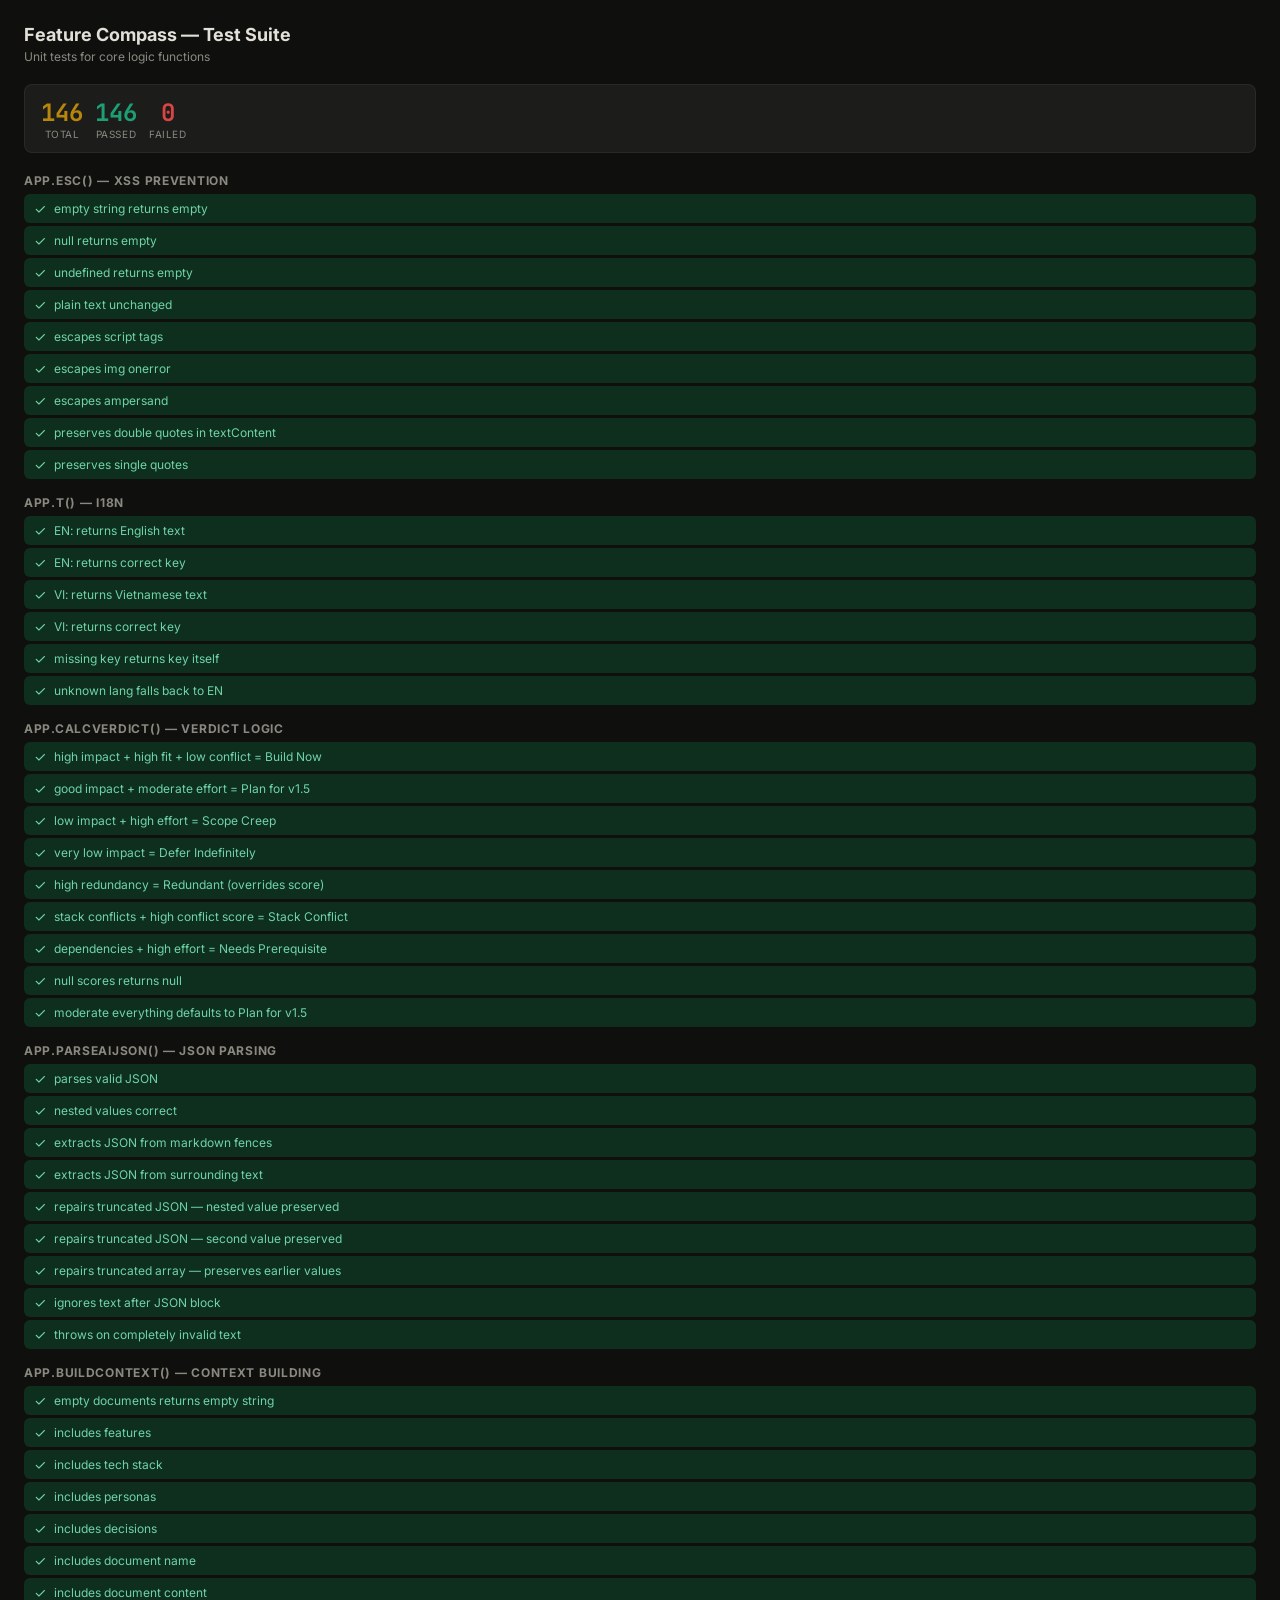
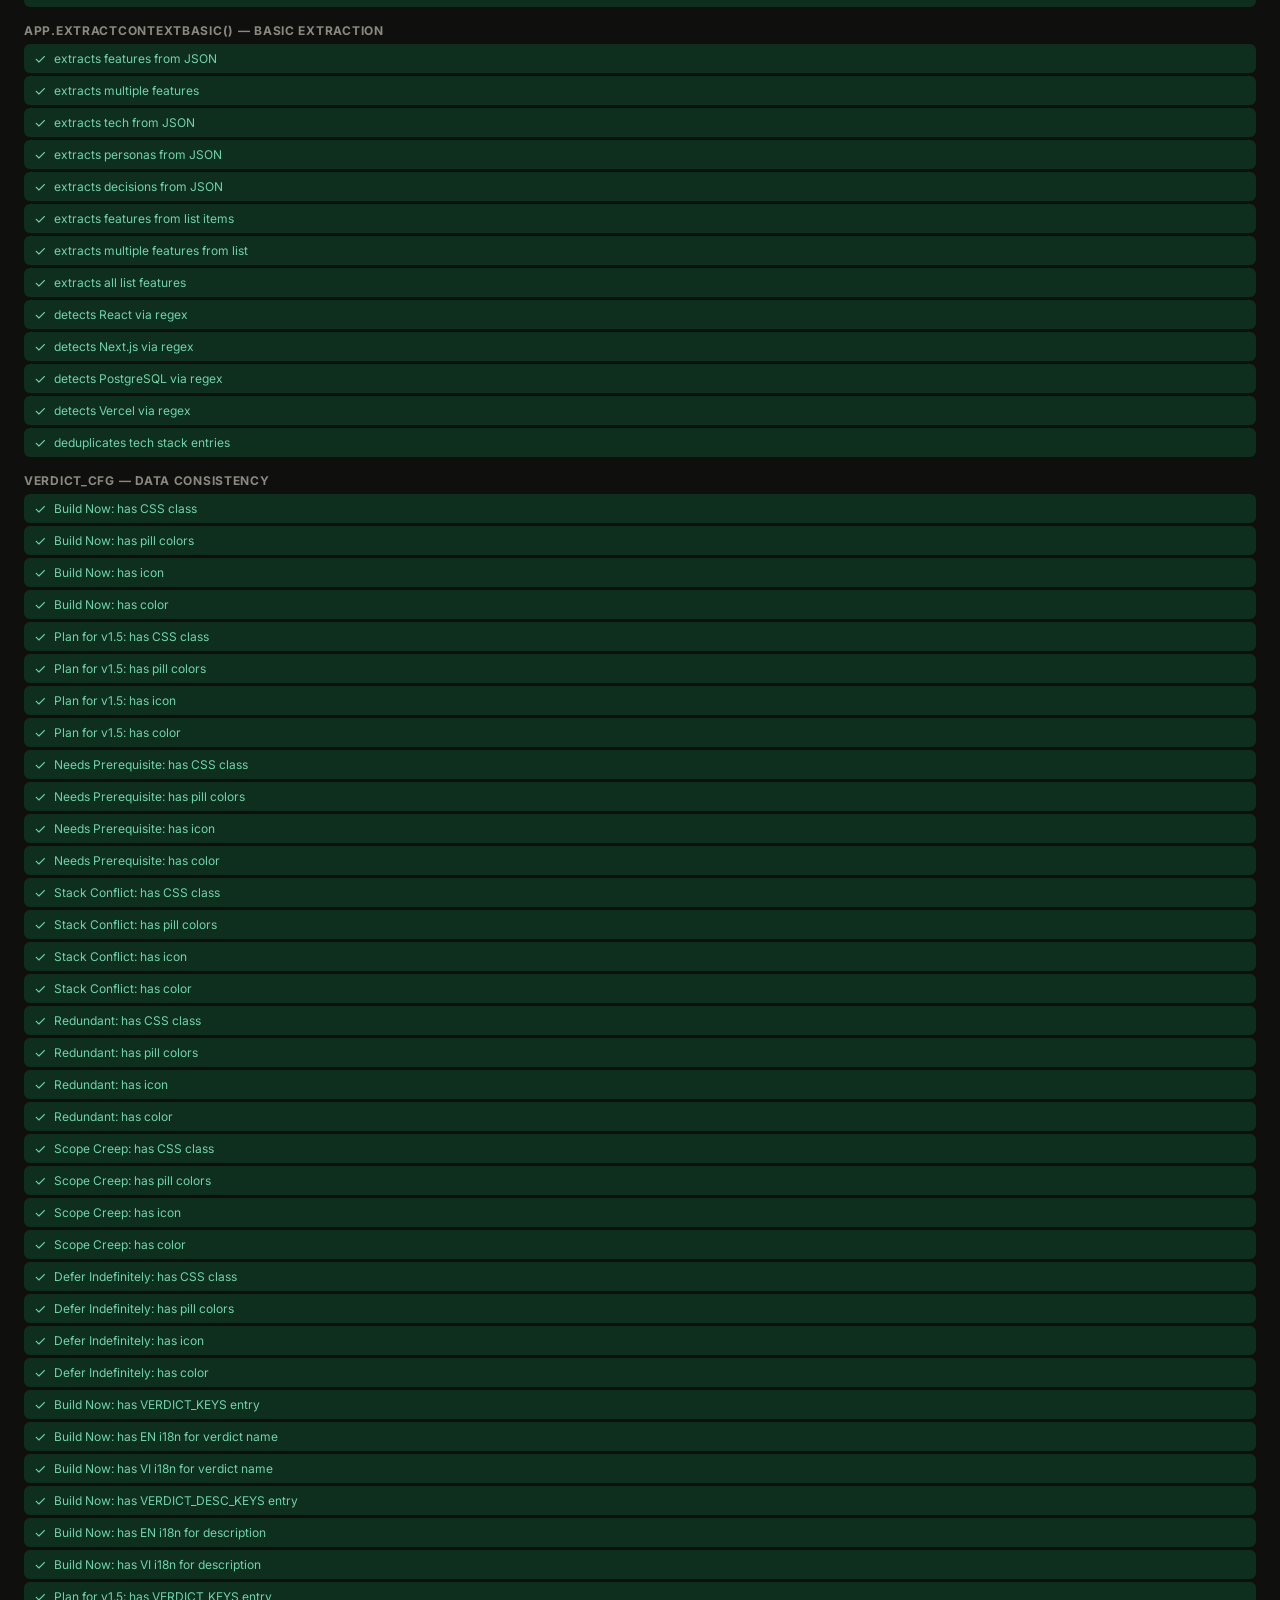
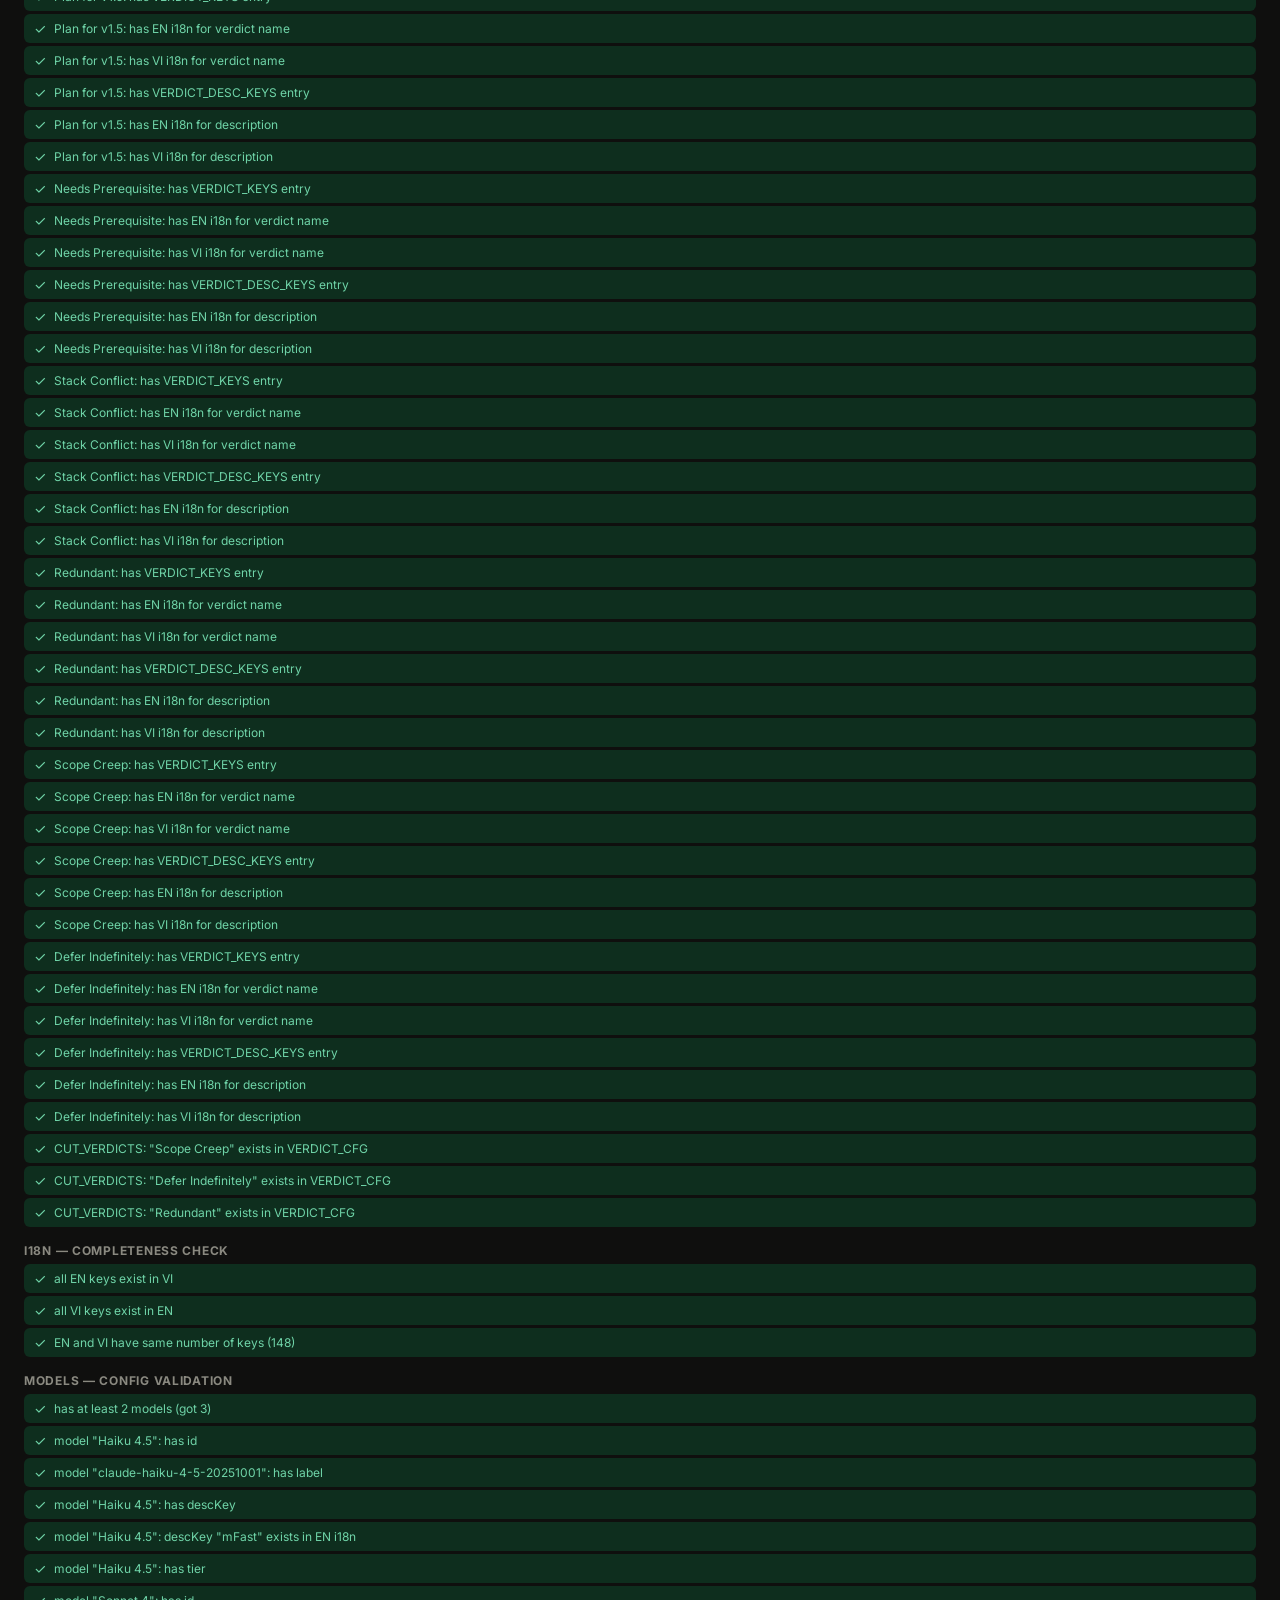
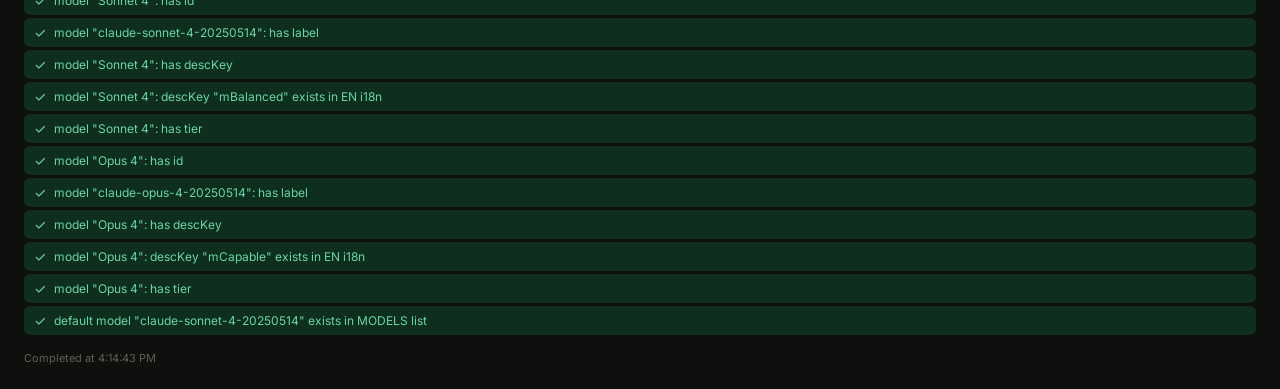
<file: tests/test.html>
<!DOCTYPE html>
<html lang="en">
<head>
<meta charset="UTF-8">
<meta name="viewport" content="width=device-width, initial-scale=1.0">
<title>Feature Compass — Tests</title>
<style>
  @import url('https://fonts.googleapis.com/css2?family=Inter:wght@400;600;700&family=JetBrains+Mono:wght@400;500&display=swap');
  * { box-sizing: border-box; margin: 0; padding: 0; }
  body { font-family: 'Inter', system-ui, sans-serif; background: #0f0f0e; color: #e2e0d8; padding: 24px; }
  h1 { font-size: 18px; font-weight: 700; margin-bottom: 4px; }
  .subtitle { font-size: 12px; color: #8a8980; margin-bottom: 20px; }
  .summary { display: flex; gap: 12px; margin-bottom: 20px; padding: 12px 16px; border-radius: 8px; background: #1c1c1a; border: 0.5px solid rgba(255,255,255,0.06); }
  .stat { text-align: center; }
  .stat-val { font-family: 'JetBrains Mono', monospace; font-size: 24px; font-weight: 700; }
  .stat-label { font-size: 10px; color: #8a8980; text-transform: uppercase; letter-spacing: 0.06em; }
  .pass .stat-val { color: #1D9E75; }
  .fail .stat-val { color: #D94444; }
  .total .stat-val { color: #B8860B; }
  .suite { margin-bottom: 16px; }
  .suite-name { font-size: 12px; font-weight: 700; text-transform: uppercase; letter-spacing: 0.06em; color: #8a8980; margin-bottom: 6px; }
  .test { padding: 6px 10px; border-radius: 6px; margin-bottom: 3px; font-size: 12px; display: flex; align-items: center; gap: 8px; }
  .test.pass { background: #0e2e1e; color: #6FD4A8; }
  .test.fail { background: #3a1414; color: #F09595; }
  .test .icon { font-size: 14px; flex-shrink: 0; }
  .test .name { flex: 1; }
  .test .detail { font-size: 10px; opacity: 0.7; font-family: 'JetBrains Mono', monospace; }
  .time { font-size: 11px; color: #5e5d56; margin-top: 12px; }
</style>
</head>
<body>

<h1>Feature Compass — Test Suite</h1>
<p class="subtitle">Unit tests for core logic functions</p>

<div class="summary" id="summary"></div>
<div id="results"></div>
<p class="time" id="time"></p>

<!-- Load app.js to get App object, but prevent DOM init -->
<div style="display:none">
  <div class="hdr"><div class="hdr-sub" id="hdr-sub"></div><div class="hdr-right"><button onclick="App.showPortfolio()"></button><button onclick="App.openSettings()"></button><button class="btn-p" onclick="App.newIdea()"></button></div></div>
  <div class="body"><div class="left"><div class="panel-hdr"><div class="panel-title">Ideas (<span id="idea-total">0</span>)</div><div class="filter-row" id="filter-row"></div></div><div class="idea-list" id="idea-list"></div><button class="add-btn"></button></div><div class="center" id="center"><div class="center-inner" id="center-inner"></div></div><div class="right" id="right-panel"><div><div class="ctx-title"></div><div class="drop-zone" id="drop-zone"><div class="drop-zone-text"></div><input type="file" id="file-input" style="display:none"></div></div><div id="doc-list"></div><div id="ctx-extracted"></div></div></div>
  <div class="toast-box" id="toasts"></div>
  <div class="modal-bg" id="modal-bg"><div class="modal" id="modal-body"></div></div>
</div>

<script src="../app.js"></script>
<script src="tests.js"></script>
</body>
</html>
</file>
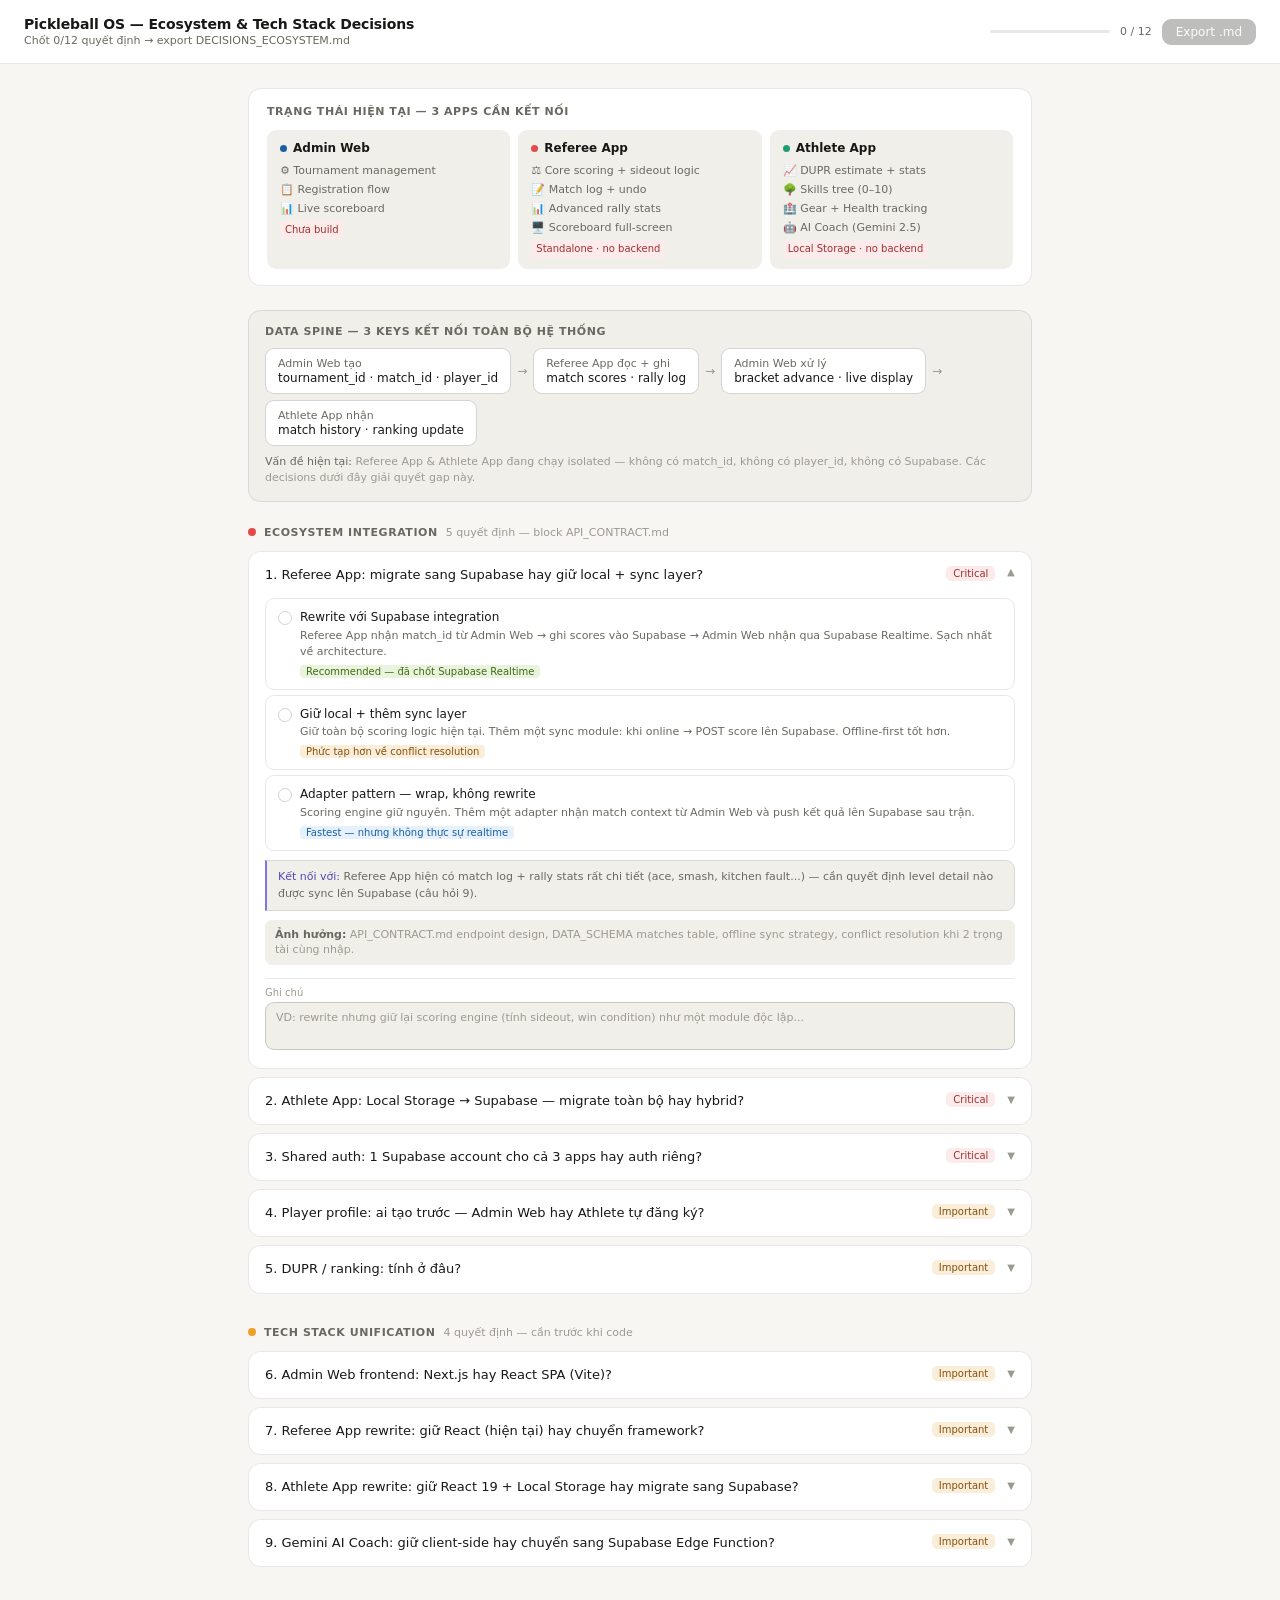
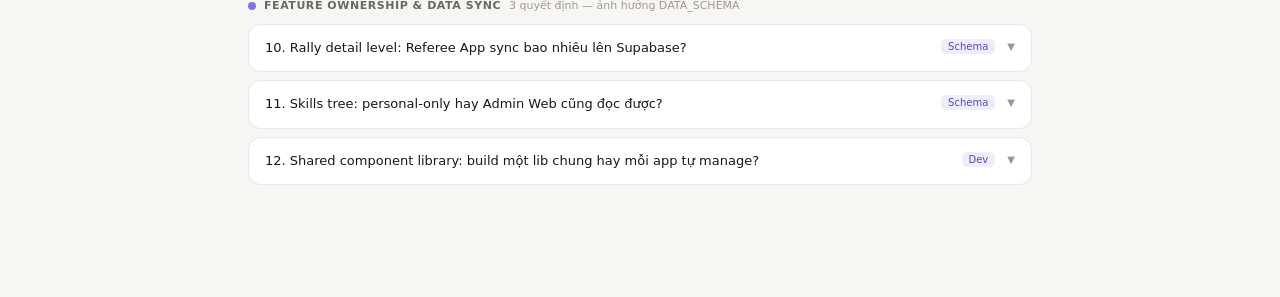
<file: docs/samples/pickleball_os_decisions_v2.html>
<!DOCTYPE html>
<html lang="vi">
<head>
<meta charset="UTF-8">
<meta name="viewport" content="width=device-width, initial-scale=1.0">
<title>Pickleball OS — Ecosystem & Tech Decisions</title>
<style>
*{box-sizing:border-box;margin:0;padding:0}
:root{
  --bg:#f7f6f2;--sur:#fff;--sur2:#f0efe9;--sur3:#e8e7e1;
  --bd:rgba(0,0,0,0.09);--bdm:rgba(0,0,0,0.17);--bds:rgba(0,0,0,0.28);
  --tx:#181816;--tx2:#6a6960;--tx3:#9c9a90;
  --red:#E24B4A;--rbg:#FCEBEB;--rtx:#A32D2D;
  --amb:#EF9F27;--abg:#FAEEDA;--atx:#854F0B;
  --pur:#7F77DD;--pbg:#EEEDFE;--ptx:#534AB7;
  --grn:#1D9E75;--gbg:#EAF3DE;--gtx:#3B6D11;
  --blu:#185fa5;--bbg:#E6F1FB;--btx:#185fa5;
  --r:9px;--rl:13px;
  --fn:system-ui,-apple-system,'Segoe UI',sans-serif;
}
@media(prefers-color-scheme:dark){:root{
  --bg:#131311;--sur:#1d1d1a;--sur2:#242420;--sur3:#2c2c28;
  --bd:rgba(255,255,255,0.07);--bdm:rgba(255,255,255,0.14);--bds:rgba(255,255,255,0.24);
  --tx:#e6e4dc;--tx2:#98968e;--tx3:#5a5954;
  --rbg:#501313;--rtx:#F09595;--abg:#412402;--atx:#FAC775;
  --pbg:#26215C;--ptx:#AFA9EC;--gbg:#173404;--gtx:#97C459;
  --bbg:#042C53;--btx:#85B7EB;
}}
body{background:var(--bg);color:var(--tx);font-family:var(--fn);min-height:100vh}

/* ── HEADER ── */
.hdr{background:var(--sur);border-bottom:0.5px solid var(--bd);padding:16px 24px;position:sticky;top:0;z-index:50;display:flex;align-items:center;justify-content:space-between;gap:12px;flex-wrap:wrap}
.hdr-l h1{font-size:14px;font-weight:600;letter-spacing:-.01em}
.hdr-l p{font-size:11px;color:var(--tx2);margin-top:2px}
.hdr-r{display:flex;align-items:center;gap:10px}
.pbar{width:120px;height:3px;background:var(--bd);border-radius:2px;overflow:hidden}
.pfill{height:100%;background:var(--grn);border-radius:2px;transition:width .4s cubic-bezier(.4,0,.2,1)}
.plbl{font-size:11px;color:var(--tx2);white-space:nowrap}
.xbtn{padding:6px 14px;background:var(--tx);color:var(--bg);border:none;border-radius:var(--r);font-size:12px;font-weight:500;cursor:pointer;font-family:var(--fn);transition:opacity .15s;white-space:nowrap}
.xbtn:hover{opacity:.82}.xbtn:disabled{opacity:.28;cursor:not-allowed}

/* ── LAYOUT ── */
.wrap{max-width:820px;margin:0 auto;padding:24px 18px 80px}

/* ── CONTEXT BANNER ── */
.ctx{background:var(--sur);border:0.5px solid var(--bd);border-radius:var(--rl);padding:16px 18px;margin-bottom:24px}
.ctx-title{font-size:11px;font-weight:600;letter-spacing:.05em;text-transform:uppercase;color:var(--tx2);margin-bottom:12px}
.app-row{display:grid;grid-template-columns:repeat(3,1fr);gap:8px}
.app-card{background:var(--sur2);border-radius:var(--r);padding:11px 13px}
.app-name{font-size:12px;font-weight:600;color:var(--tx);margin-bottom:6px;display:flex;align-items:center;gap:6px}
.app-dot{width:7px;height:7px;border-radius:50%}
.app-feat{font-size:11px;color:var(--tx2);line-height:1.55}
.app-feat span{display:block;padding:1px 0}
.app-feat .tag{display:inline-block;background:var(--rbg);color:var(--rtx);font-size:10px;padding:1px 5px;border-radius:4px;margin-top:3px}
.app-feat .tag-ok{background:var(--gbg);color:var(--gtx)}

/* ── SPINE ── */
.spine{background:var(--sur2);border:0.5px solid var(--bd);border-radius:var(--rl);padding:14px 16px;margin-bottom:24px}
.spine-title{font-size:11px;font-weight:600;letter-spacing:.05em;text-transform:uppercase;color:var(--tx2);margin-bottom:10px}
.spine-flow{display:flex;align-items:center;gap:0;flex-wrap:wrap;row-gap:6px}
.snode{background:var(--sur);border:0.5px solid var(--bdm);border-radius:var(--r);padding:8px 12px;font-size:12px}
.snode strong{display:block;font-size:11px;color:var(--tx2);font-weight:400;margin-bottom:1px}
.sarr{color:var(--tx3);font-size:12px;padding:0 6px;flex-shrink:0}
.spine-note{font-size:11px;color:var(--tx3);margin-top:8px;line-height:1.5}
.spine-note b{color:var(--tx2);font-weight:500}

/* ── PHASE ── */
.phase{margin-bottom:32px}
.phase-hd{display:flex;align-items:center;gap:8px;margin-bottom:12px}
.pdot{width:8px;height:8px;border-radius:50%;flex-shrink:0}
.ptitle{font-size:11px;font-weight:600;letter-spacing:.05em;text-transform:uppercase;color:var(--tx2)}
.pcount{font-size:11px;color:var(--tx3)}

/* ── DECISION CARD ── */
.dc{background:var(--sur);border:0.5px solid var(--bd);border-radius:var(--rl);margin-bottom:8px;overflow:hidden;transition:border-color .2s}
.dc.answered{border-color:var(--bdm)}
.dc-hd{padding:14px 16px;display:flex;align-items:flex-start;justify-content:space-between;gap:10px;cursor:pointer;user-select:none;-webkit-user-select:none}
.dc-hd:hover{background:var(--sur2)}
.dq{font-size:13px;font-weight:500;line-height:1.4;flex:1}
.dmeta{display:flex;align-items:center;gap:6px;flex-shrink:0}
.badge{font-size:10px;padding:2px 7px;border-radius:5px;white-space:nowrap;font-weight:500}
.chev{font-size:10px;color:var(--tx3);transition:transform .2s;flex-shrink:0}
.dc.open .chev{transform:rotate(180deg)}
.sp{font-size:11px;color:var(--grn);font-weight:500;max-width:140px;overflow:hidden;text-overflow:ellipsis;white-space:nowrap}

/* ── OPTIONS ── */
.opts{display:none;padding:0 16px;flex-direction:column;gap:5px}
.dc.open .opts{display:flex}
.opt{border:0.5px solid var(--bd);border-radius:var(--r);padding:10px 12px;cursor:pointer;transition:all .15s;display:flex;align-items:flex-start;gap:8px}
.opt:hover{border-color:var(--bdm);background:var(--sur2)}
.opt.sel{border-color:var(--grn);background:var(--gbg)}
.ora{width:14px;height:14px;border-radius:50%;border:1.5px solid var(--bdm);flex-shrink:0;margin-top:2px;transition:all .15s;display:flex;align-items:center;justify-content:center}
.opt.sel .ora{border-color:var(--grn);background:var(--grn)}
.ord{width:5px;height:5px;border-radius:50%;background:#fff;display:none}
.opt.sel .ord{display:block}
.otx{flex:1}
.olbl{font-size:12px;color:var(--tx);line-height:1.4;font-weight:500}
.odsc{font-size:11px;color:var(--tx2);margin-top:2px;line-height:1.45}
.otag{display:inline-block;font-size:10px;padding:1px 6px;border-radius:4px;margin-top:3px}

/* ── CONNECTION CALLOUT ── */
.conn{background:var(--sur2);border:0.5px solid var(--bd);border-left:2px solid var(--pur);border-radius:0 var(--r) var(--r) 0;padding:8px 11px;margin-top:4px;font-size:11px;color:var(--tx2);line-height:1.5}
.conn strong{color:var(--ptx);font-weight:500}

/* ── IMPACT ── */
.imp{font-size:11px;color:var(--tx3);padding:7px 10px;background:var(--sur2);border-radius:7px;margin-top:4px;line-height:1.4}
.imp b{color:var(--tx2)}

/* ── COMMENT ── */
.cmt{margin:8px 0 14px;padding-top:8px;border-top:0.5px solid var(--bd)}
.cmt-lbl{font-size:10px;color:var(--tx3);margin-bottom:4px}
.cmt-in{width:100%;padding:7px 10px;border:0.5px solid var(--bdm);border-radius:var(--r);background:var(--sur2);color:var(--tx);font-size:11px;font-family:var(--fn);outline:none;resize:none;height:48px;line-height:1.5;transition:border-color .15s,height .2s}
.cmt-in:focus{border-color:var(--grn);background:var(--sur);height:72px}
.cmt-in::placeholder{color:var(--tx3)}

/* ── DONE BANNER ── */
.done{background:var(--gbg);border:0.5px solid var(--grn);border-radius:var(--rl);padding:16px 20px;text-align:center;margin-bottom:24px;display:none}
.done.show{display:block}
.done h2{font-size:14px;font-weight:600;color:var(--gtx)}
.done p{font-size:12px;color:var(--gtx);opacity:.8;margin-top:3px}

/* ── EXPORT PANEL ── */
.expanel{background:var(--sur);border:0.5px solid var(--bd);border-radius:var(--rl);padding:18px 20px;margin-top:20px;display:none}
.expanel.show{display:block}
.expanel-hd{display:flex;align-items:center;justify-content:space-between;margin-bottom:12px;flex-wrap:wrap;gap:8px}
.expanel-hd h3{font-size:11px;font-weight:600;letter-spacing:.05em;text-transform:uppercase;color:var(--tx2)}
.exp-acts{display:flex;gap:7px;align-items:center;flex-wrap:wrap}
.ebtn{padding:7px 14px;border-radius:var(--r);font-size:12px;font-weight:500;cursor:pointer;border:0.5px solid var(--bdm);background:transparent;color:var(--tx);font-family:var(--fn);transition:all .15s}
.ebtn:hover{background:var(--sur2)}
.ebtn-p{background:var(--tx);color:var(--bg);border-color:transparent}
.ebtn-p:hover{opacity:.85;background:var(--tx)}
.copy-ok{font-size:11px;color:var(--grn);display:none}
.copy-ok.show{display:inline}
pre.mdpre{font-size:11px;line-height:1.7;color:var(--tx);font-family:'SF Mono','Fira Code','Consolas',monospace;white-space:pre-wrap;word-break:break-word;max-height:320px;overflow-y:auto;background:var(--sur2);padding:14px;border-radius:var(--r)}

/* ── HIDDEN TEXTAREA FOR COPY ── */
#copyta{position:absolute;left:-9999px;top:0;opacity:0;height:1px}

@media(max-width:560px){
  .app-row{grid-template-columns:1fr}
  .spine-flow{flex-direction:column;align-items:flex-start}
  .sarr{transform:rotate(90deg)}
  .hdr{padding:12px 14px}
  .wrap{padding:16px 12px 60px}
}
</style>
</head>
<body>

<div class="hdr">
  <div class="hdr-l">
    <h1>Pickleball OS — Ecosystem &amp; Tech Stack Decisions</h1>
    <p>Chốt <span id="cnt">0</span>/12 quyết định → export DECISIONS_ECOSYSTEM.md</p>
  </div>
  <div class="hdr-r">
    <div class="pbar"><div class="pfill" id="pfill" style="width:0%"></div></div>
    <span class="plbl" id="plbl">0 / 12</span>
    <button class="xbtn" id="xbtn" disabled onclick="showExport()">Export .md</button>
  </div>
</div>

<textarea id="copyta" aria-hidden="true"></textarea>

<div class="wrap">

  <!-- CONTEXT: 3 APPS CURRENT STATE -->
  <div class="ctx">
    <div class="ctx-title">Trạng thái hiện tại — 3 apps cần kết nối</div>
    <div class="app-row">
      <div class="app-card">
        <div class="app-name"><span class="app-dot" style="background:#185fa5"></span>Admin Web</div>
        <div class="app-feat">
          <span>⚙️ Tournament management</span>
          <span>📋 Registration flow</span>
          <span>📊 Live scoreboard</span>
          <span class="tag">Chưa build</span>
        </div>
      </div>
      <div class="app-card">
        <div class="app-name"><span class="app-dot" style="background:#E24B4A"></span>Referee App</div>
        <div class="app-feat">
          <span>⚖️ Core scoring + sideout logic</span>
          <span>📝 Match log + undo</span>
          <span>📊 Advanced rally stats</span>
          <span>🖥️ Scoreboard full-screen</span>
          <span class="tag">Standalone · no backend</span>
        </div>
      </div>
      <div class="app-card">
        <div class="app-name"><span class="app-dot" style="background:#1D9E75"></span>Athlete App</div>
        <div class="app-feat">
          <span>📈 DUPR estimate + stats</span>
          <span>🌳 Skills tree (0–10)</span>
          <span>🏥 Gear + Health tracking</span>
          <span>🤖 AI Coach (Gemini 2.5)</span>
          <span class="tag">Local Storage · no backend</span>
        </div>
      </div>
    </div>
  </div>

  <!-- DATA SPINE -->
  <div class="spine">
    <div class="spine-title">Data spine — 3 keys kết nối toàn bộ hệ thống</div>
    <div class="spine-flow">
      <div class="snode"><strong>Admin Web tạo</strong>tournament_id · match_id · player_id</div>
      <div class="sarr">→</div>
      <div class="snode"><strong>Referee App đọc + ghi</strong>match scores · rally log</div>
      <div class="sarr">→</div>
      <div class="snode"><strong>Admin Web xử lý</strong>bracket advance · live display</div>
      <div class="sarr">→</div>
      <div class="snode"><strong>Athlete App nhận</strong>match history · ranking update</div>
    </div>
    <div class="spine-note">
      <b>Vấn đề hiện tại:</b> Referee App &amp; Athlete App đang chạy isolated — không có match_id, không có player_id, không có Supabase. Các decisions dưới đây giải quyết gap này.
    </div>
  </div>

  <!-- ═══════════════════════════════════════════ -->
  <!-- PHASE 1: ECOSYSTEM -->
  <!-- ═══════════════════════════════════════════ -->
  <div class="phase">
    <div class="phase-hd">
      <div class="pdot" style="background:var(--red)"></div>
      <span class="ptitle">Ecosystem Integration</span>
      <span class="pcount">5 quyết định — block API_CONTRACT.md</span>
    </div>

    <!-- D1 -->
    <div class="dc open" id="d1">
      <div class="dc-hd" onclick="tog('d1')">
        <span class="dq">1. Referee App: migrate sang Supabase hay giữ local + sync layer?</span>
        <div class="dmeta"><span class="badge" style="background:var(--rbg);color:var(--rtx)">Critical</span><span class="sp" id="d1-p"></span><span class="chev">▼</span></div>
      </div>
      <div class="opts">
        <div class="opt" onclick="pick('d1',this,'Rewrite Referee App với Supabase — match_id từ Admin Web, scores ghi thẳng vào DB','Source of truth duy nhất, realtime sync không cần glue code')">
          <div class="ora"><div class="ord"></div></div>
          <div class="otx">
            <div class="olbl">Rewrite với Supabase integration</div>
            <div class="odsc">Referee App nhận match_id từ Admin Web → ghi scores vào Supabase → Admin Web nhận qua Supabase Realtime. Sạch nhất về architecture.</div>
            <span class="otag" style="background:var(--gbg);color:var(--gtx)">Recommended — đã chốt Supabase Realtime</span>
          </div>
        </div>
        <div class="opt" onclick="pick('d1',this,'Giữ local logic + thêm sync layer — POST score lên API khi có mạng','Tận dụng code hiện tại, thêm offline resilience')">
          <div class="ora"><div class="ord"></div></div>
          <div class="otx">
            <div class="olbl">Giữ local + thêm sync layer</div>
            <div class="odsc">Giữ toàn bộ scoring logic hiện tại. Thêm một sync module: khi online → POST score lên Supabase. Offline-first tốt hơn.</div>
            <span class="otag" style="background:var(--abg);color:var(--atx)">Phức tạp hơn về conflict resolution</span>
          </div>
        </div>
        <div class="opt" onclick="pick('d1',this,'Adapter pattern — wrap API layer lên codebase hiện tại, không đụng scoring logic','Nhanh nhất, risk thấp nhất với code đang chạy ổn')">
          <div class="ora"><div class="ord"></div></div>
          <div class="otx">
            <div class="olbl">Adapter pattern — wrap, không rewrite</div>
            <div class="odsc">Scoring engine giữ nguyên. Thêm một adapter nhận match context từ Admin Web và push kết quả lên Supabase sau trận.</div>
            <span class="otag" style="background:var(--bbg);color:var(--btx)">Fastest — nhưng không thực sự realtime</span>
          </div>
        </div>
        <div class="conn"><strong>Kết nối với:</strong> Referee App hiện có match log + rally stats rất chi tiết (ace, smash, kitchen fault...) — cần quyết định level detail nào được sync lên Supabase (câu hỏi 9).</div>
        <div class="imp"><b>Ảnh hưởng:</b> API_CONTRACT.md endpoint design, DATA_SCHEMA matches table, offline sync strategy, conflict resolution khi 2 trọng tài cùng nhập.</div>
        <div class="cmt"><div class="cmt-lbl">Ghi chú</div><textarea class="cmt-in" id="d1-c" placeholder="VD: rewrite nhưng giữ lại scoring engine (tính sideout, win condition) như một module độc lập..."></textarea></div>
      </div>
    </div>

    <!-- D2 -->
    <div class="dc" id="d2">
      <div class="dc-hd" onclick="tog('d2')">
        <span class="dq">2. Athlete App: Local Storage → Supabase — migrate toàn bộ hay hybrid?</span>
        <div class="dmeta"><span class="badge" style="background:var(--rbg);color:var(--rtx)">Critical</span><span class="sp" id="d2-p"></span><span class="chev">▼</span></div>
      </div>
      <div class="opts">
        <div class="opt" onclick="pick('d2',this,'Migrate toàn bộ sang Supabase — match history, skills, gear, health đều lên cloud','Player profile đầy đủ, DUPR tính server-side, multi-device')">
          <div class="ora"><div class="ord"></div></div>
          <div class="otx">
            <div class="olbl">Full migration → Supabase</div>
            <div class="odsc">Tất cả data (match log, skills tree, gear, health) lên Supabase. Player đăng nhập ở đâu cũng thấy data. Admin Web đọc được skills để suggest category phù hợp.</div>
            <span class="otag" style="background:var(--gbg);color:var(--gtx)">Recommended — unlock cross-app features</span>
          </div>
        </div>
        <div class="opt" onclick="pick('d2',this,'Hybrid — match history lên Supabase, skills/gear/health giữ Local Storage','Chỉ sync cái cần thiết cho ecosystem, private data giữ local')">
          <div class="ora"><div class="ord"></div></div>
          <div class="otx">
            <div class="olbl">Hybrid — match history cloud, personal data local</div>
            <div class="odsc">Match results sync lên Supabase. Skills tree, gear, health vẫn Local Storage — đây là data cá nhân, không cần Admin Web đọc.</div>
            <span class="otag" style="background:var(--abg);color:var(--atx)">Đơn giản hơn, nhưng DUPR không tính được từ tournament data</span>
          </div>
        </div>
        <div class="conn"><strong>Kết nối với:</strong> Athlete App tính DUPR ước tính từ skills tree — nếu migrate toàn bộ, Admin Web có thể feed tournament match results vào DUPR calculation tự động, chính xác hơn nhiều so với self-report hiện tại.</div>
        <div class="imp"><b>Ảnh hưởng:</b> players table schema, auth (player tự đăng ký hay Admin Web tạo trước), DUPR calculation location.</div>
        <div class="cmt"><div class="cmt-lbl">Ghi chú</div><textarea class="cmt-in" id="d2-c" placeholder="VD: migrate match history + skills, giữ gear/health local vì không liên quan đến tournament..."></textarea></div>
      </div>
    </div>

    <!-- D3 -->
    <div class="dc" id="d3">
      <div class="dc-hd" onclick="tog('d3')">
        <span class="dq">3. Shared auth: 1 Supabase account cho cả 3 apps hay auth riêng?</span>
        <div class="dmeta"><span class="badge" style="background:var(--rbg);color:var(--rtx)">Critical</span><span class="sp" id="d3-p"></span><span class="chev">▼</span></div>
      </div>
      <div class="opts">
        <div class="opt" onclick="pick('d3',this,'1 Supabase project, shared auth — JWT claim xác định role (admin / referee / athlete)','Login 1 lần dùng cả 3 app, role-based access')">
          <div class="ora"><div class="ord"></div></div>
          <div class="otx">
            <div class="olbl">Shared Supabase auth — role-based JWT</div>
            <div class="odsc">Cùng 1 user_id xuyên suốt. JWT custom claim: <code style="font-size:10px;background:var(--sur3);padding:1px 4px;border-radius:3px">role: admin | referee | athlete</code>. RLS policy dùng role để phân quyền data.</div>
            <span class="otag" style="background:var(--gbg);color:var(--gtx)">Recommended — đơn giản nhất cho solo builder</span>
          </div>
        </div>
        <div class="opt" onclick="pick('d3',this,'Auth riêng từng app — Admin Web dùng Supabase Auth, 2 app kia auth độc lập','Isolation cao hơn nhưng user phải login nhiều chỗ')">
          <div class="ora"><div class="ord"></div></div>
          <div class="otx">
            <div class="olbl">Auth riêng từng app</div>
            <div class="odsc">Mỗi app manage session riêng. Referee App dùng PIN/code ngắn do Admin Web cấp — không cần tài khoản đầy đủ.</div>
            <span class="otag" style="background:var(--abg);color:var(--atx)">UX phức tạp hơn, data join khó</span>
          </div>
        </div>
        <div class="opt" onclick="pick('d3',this,'Shared auth + Referee App dùng match code ngắn — không cần tài khoản cho trọng tài','Referee truy cập qua code 6 ký tự, không cần đăng ký')">
          <div class="ora"><div class="ord"></div></div>
          <div class="otx">
            <div class="olbl">Shared auth + Referee dùng match code</div>
            <div class="odsc">Admin Web &amp; Athlete App dùng Supabase Auth đầy đủ. Referee App: Admin Web sinh code 6 ký tự → trọng tài nhập vào → truy cập match không cần account.</div>
            <span class="otag" style="background:var(--bbg);color:var(--btx)">UX tốt nhất cho referee</span>
          </div>
        </div>
        <div class="imp"><b>Ảnh hưởng:</b> AUTH_FLOW.md toàn bộ, RLS policies, user onboarding cho từng role, session management.</div>
        <div class="cmt"><div class="cmt-lbl">Ghi chú</div><textarea class="cmt-in" id="d3-c" placeholder="VD: Referee dùng match code 6 ký tự hết hạn sau 24h, không lưu account..."></textarea></div>
      </div>
    </div>

    <!-- D4 -->
    <div class="dc" id="d4">
      <div class="dc-hd" onclick="tog('d4')">
        <span class="dq">4. Player profile: ai tạo trước — Admin Web hay Athlete tự đăng ký?</span>
        <div class="dmeta"><span class="badge" style="background:var(--abg);color:var(--atx)">Important</span><span class="sp" id="d4-p"></span><span class="chev">▼</span></div>
      </div>
      <div class="opts">
        <div class="opt" onclick="pick('d4',this,'Admin Web tạo player profile khi đăng ký giải → Athlete App claim bằng email/phone','Admin is source of truth, athlete link vào sau')">
          <div class="ora"><div class="ord"></div></div>
          <div class="otx">
            <div class="olbl">Admin Web tạo trước → Athlete claim sau</div>
            <div class="odsc">BTC nhập danh sách VĐV khi tạo giải. Mỗi VĐV nhận email/SMS với link claim profile. Athlete App link vào profile đó.</div>
            <span class="otag" style="background:var(--gbg);color:var(--gtx)">Recommended — Admin kiểm soát tournament roster</span>
          </div>
        </div>
        <div class="opt" onclick="pick('d4',this,'Athlete tự đăng ký → BTC invite vào giải — bottom-up approach','VĐV chủ động, nhưng BTC mất kiểm soát roster')">
          <div class="ora"><div class="ord"></div></div>
          <div class="otx">
            <div class="olbl">Athlete tự đăng ký → BTC approve</div>
            <div class="odsc">VĐV tự tạo profile trên Athlete App. BTC tìm kiếm và invite vào giải. Linh hoạt hơn nhưng BTC khó quản lý roster.</div>
            <span class="otag" style="background:var(--abg);color:var(--atx)">Mất kiểm soát eligibility</span>
          </div>
        </div>
        <div class="conn"><strong>Kết nối với:</strong> Athlete App hiện có player name nhưng không có player_id. Referee App cũng chỉ có tên — không có ID. Sau khi có shared player_id, Referee App tự động biết tên VĐV từ Admin Web, không cần nhập lại.</div>
        <div class="imp"><b>Ảnh hưởng:</b> players table, registration flow, invite system, how Referee App gets player names.</div>
        <div class="cmt"><div class="cmt-lbl">Ghi chú</div><textarea class="cmt-in" id="d4-c" placeholder="VD: Admin nhập số điện thoại → VĐV nhận SMS link claim → nếu không claim thì vẫn thi đấu được, chỉ không có Athlete App data..."></textarea></div>
      </div>
    </div>

    <!-- D5 -->
    <div class="dc" id="d5">
      <div class="dc-hd" onclick="tog('d5')">
        <span class="dq">5. DUPR / ranking: tính ở đâu?</span>
        <div class="dmeta"><span class="badge" style="background:var(--abg);color:var(--atx)">Important</span><span class="sp" id="d5-p"></span><span class="chev">▼</span></div>
      </div>
      <div class="opts">
        <div class="opt" onclick="pick('d5',this,'Supabase Edge Function — tính sau mỗi trận từ tournament match results','Chính xác hơn, dùng kết quả thực từ Admin Web')">
          <div class="ora"><div class="ord"></div></div>
          <div class="otx">
            <div class="olbl">Supabase Edge Function — server-side</div>
            <div class="odsc">Trigger sau khi Referee App submit score → Edge Function tính DUPR delta → cập nhật players.rating. Accurate hơn nhiều so với self-report skills.</div>
            <span class="otag" style="background:var(--gbg);color:var(--gtx)">Recommended — dùng real match data</span>
          </div>
        </div>
        <div class="opt" onclick="pick('d5',this,'Giữ trong Athlete App — skills tree self-assessment như hiện tại, tournament chỉ feed thêm data','Đơn giản hơn, athlete tự control')">
          <div class="ora"><div class="ord"></div></div>
          <div class="otx">
            <div class="olbl">Giữ trong Athlete App — self-assessment</div>
            <div class="odsc">Skills tree 0–10 như hiện tại. Tournament match results được import vào Athlete App để làm đầu vào tính DUPR estimate, nhưng logic vẫn client-side.</div>
          </div>
        </div>
        <div class="conn"><strong>Kết nối với:</strong> Athlete App hiện tính DUPR ước tính từ skills tree completion rate. Nếu dùng Edge Function với real match data (win/loss vs. rated opponents), DUPR estimate sẽ sát với DUPR chính thức hơn nhiều — đây là differentiator lớn.</div>
        <div class="imp"><b>Ảnh hưởng:</b> players.rating column, Edge Function trigger design, Athlete App dashboard display.</div>
        <div class="cmt"><div class="cmt-lbl">Ghi chú</div><textarea class="cmt-in" id="d5-c" placeholder="VD: Edge Function dùng Elo-based algorithm tương tự DUPR, update sau mỗi match completion..."></textarea></div>
      </div>
    </div>
  </div>

  <!-- ═══════════════════════════════════════════ -->
  <!-- PHASE 2: TECH STACK -->
  <!-- ═══════════════════════════════════════════ -->
  <div class="phase">
    <div class="phase-hd">
      <div class="pdot" style="background:var(--amb)"></div>
      <span class="ptitle">Tech Stack Unification</span>
      <span class="pcount">4 quyết định — cần trước khi code</span>
    </div>

    <!-- D6 -->
    <div class="dc" id="d6">
      <div class="dc-hd" onclick="tog('d6')">
        <span class="dq">6. Admin Web frontend: Next.js hay React SPA (Vite)?</span>
        <div class="dmeta"><span class="badge" style="background:var(--abg);color:var(--atx)">Important</span><span class="sp" id="d6-p"></span><span class="chev">▼</span></div>
      </div>
      <div class="opts">
        <div class="opt" onclick="pick('d6',this,'Next.js App Router — SSR cho public pages, Vercel-native','SEO cho public scoreboard + bracket pages, deploy zero-config')">
          <div class="ora"><div class="ord"></div></div>
          <div class="otx">
            <div class="olbl">Next.js App Router</div>
            <div class="odsc">Public pages (scoreboard, bracket) SSR cho SEO. Admin dashboard client-side. OBS overlay là static route. Vercel deploy zero-config.</div>
            <span class="otag" style="background:var(--gbg);color:var(--gtx)">Recommended — SEO critical cho public scoreboard</span>
          </div>
        </div>
        <div class="opt" onclick="pick('d6',this,'React SPA + Vite — đơn giản hơn, không cần SSR','Nhanh hơn để build, đủ nếu không cần SEO')">
          <div class="ora"><div class="ord"></div></div>
          <div class="otx">
            <div class="olbl">React SPA + Vite</div>
            <div class="odsc">Đơn giản hơn, không có SSR. Phù hợp nếu public scoreboard không cần SEO (chỉ share link, không cần index).</div>
            <span class="otag" style="background:var(--abg);color:var(--atx)">OBS overlay cần workaround cho SEO</span>
          </div>
        </div>
        <div class="imp"><b>Ảnh hưởng:</b> Routing structure, deployment config, public embed URL pattern cho OBS overlay.</div>
        <div class="cmt"><div class="cmt-lbl">Ghi chú</div><textarea class="cmt-in" id="d6-c" placeholder="VD: Next.js, route /overlay/[match-id] là static HTML không cần auth, prefect cho OBS browser source..."></textarea></div>
      </div>
    </div>

    <!-- D7 -->
    <div class="dc" id="d7">
      <div class="dc-hd" onclick="tog('d7')">
        <span class="dq">7. Referee App rewrite: giữ React (hiện tại) hay chuyển framework?</span>
        <div class="dmeta"><span class="badge" style="background:var(--abg);color:var(--atx)">Important</span><span class="sp" id="d7-p"></span><span class="chev">▼</span></div>
      </div>
      <div class="opts">
        <div class="opt" onclick="pick('d7',this,'Giữ React + thêm Supabase client — align với Admin Web, tái dụng components','Ít disruptive nhất, React ecosystem nhất quán')">
          <div class="ora"><div class="ord"></div></div>
          <div class="otx">
            <div class="olbl">Giữ React + add Supabase client</div>
            <div class="odsc">Codebase hiện tại (React, TypeScript) giữ nguyên. Thêm Supabase JS client. Scoring engine tái dụng hoàn toàn, chỉ thêm sync layer.</div>
            <span class="otag" style="background:var(--gbg);color:var(--gtx)">Recommended — least disruption</span>
          </div>
        </div>
        <div class="opt" onclick="pick('d7',this,'Rewrite thành PWA standalone — offline-first, install được như native app','Touch UX tốt hơn cho trọng tài, hoạt động khi mất mạng')">
          <div class="ora"><div class="ord"></div></div>
          <div class="otx">
            <div class="olbl">Rewrite thành PWA</div>
            <div class="odsc">Service worker cho offline, add-to-home-screen. Trọng tài dùng như native app. Vẫn React nhưng thêm PWA config.</div>
            <span class="otag" style="background:var(--bbg);color:var(--btx)">+1 tuần — đáng làm vì sân hay mất mạng</span>
          </div>
        </div>
        <div class="conn"><strong>Kết nối với:</strong> Referee App hiện có scoreboard full-screen view (mở tab mới) — đây chính là OBS overlay. Cần giữ feature này và expose nó qua URL pattern <code style="font-size:10px;background:var(--sur3);padding:1px 4px;border-radius:3px">/overlay/{match_id}</code> có Supabase Realtime.</div>
        <div class="imp"><b>Ảnh hưởng:</b> Component sharing với Admin Web, offline queue strategy, PWA manifest.</div>
        <div class="cmt"><div class="cmt-lbl">Ghi chú</div><textarea class="cmt-in" id="d7-c" placeholder="VD: PWA với Workbox, queue score submissions khi offline, sync khi có mạng lại..."></textarea></div>
      </div>
    </div>

    <!-- D8 -->
    <div class="dc" id="d8">
      <div class="dc-hd" onclick="tog('d8')">
        <span class="dq">8. Athlete App rewrite: giữ React 19 + Local Storage hay migrate sang Supabase?</span>
        <div class="dmeta"><span class="badge" style="background:var(--abg);color:var(--atx)">Important</span><span class="sp" id="d8-p"></span><span class="chev">▼</span></div>
      </div>
      <div class="opts">
        <div class="opt" onclick="pick('d8',this,'Giữ React 19 + thay Local Storage bằng Supabase client — minimal rewrite','Codebase ổn định, chỉ swap storage layer')">
          <div class="ora"><div class="ord"></div></div>
          <div class="otx">
            <div class="olbl">Giữ codebase + swap storage layer</div>
            <div class="odsc">Tất cả UI/UX components giữ nguyên. Thay <code style="font-size:10px;background:var(--sur3);padding:1px 4px;border-radius:3px">localStorage.getItem/setItem</code> bằng Supabase queries. Recharts giữ, chỉ data source thay đổi.</div>
            <span class="otag" style="background:var(--gbg);color:var(--gtx)">Recommended — codebase hiện tại khá tốt</span>
          </div>
        </div>
        <div class="opt" onclick="pick('d8',this,'Rewrite thành React Native (Expo) — native mobile UX cho athlete','UX tốt hơn nhiều trên điện thoại, nhưng scope lớn hơn')">
          <div class="ora"><div class="ord"></div></div>
          <div class="otx">
            <div class="olbl">Rewrite → React Native / Expo</div>
            <div class="odsc">Native mobile app cho iOS/Android. VĐV có push notification thực sự. Nhưng cần build/publish lên App Store — scope lớn hơn nhiều.</div>
            <span class="otag" style="background:var(--abg);color:var(--atx)">v2+ — sau khi validate web version</span>
          </div>
        </div>
        <div class="conn"><strong>Kết nối với:</strong> Athlete App có AI Coach dùng Gemini 2.5 phân tích 10 trận gần nhất + skills profile. Sau khi migrate sang Supabase, AI Coach có thể access tournament match results thực tế (từ Referee App) thay vì chỉ self-reported data — coaching quality tăng đáng kể.</div>
        <div class="imp"><b>Ảnh hưởng:</b> Storage abstraction layer, Gemini API key management, Recharts data source.</div>
        <div class="cmt"><div class="cmt-lbl">Ghi chú</div><textarea class="cmt-in" id="d8-c" placeholder="VD: tạo một useStorage hook wrap Supabase, easy to swap back to localStorage for testing..."></textarea></div>
      </div>
    </div>

    <!-- D9 -->
    <div class="dc" id="d9">
      <div class="dc-hd" onclick="tog('d9')">
        <span class="dq">9. Gemini AI Coach: giữ client-side hay chuyển sang Supabase Edge Function?</span>
        <div class="dmeta"><span class="badge" style="background:var(--abg);color:var(--atx)">Important</span><span class="sp" id="d9-p"></span><span class="chev">▼</span></div>
      </div>
      <div class="opts">
        <div class="opt" onclick="pick('d9',this,'Edge Function — API key an toàn, access được tournament data từ Supabase','Bảo mật hơn, coaching quality cao hơn với full context')">
          <div class="ora"><div class="ord"></div></div>
          <div class="otx">
            <div class="olbl">Supabase Edge Function</div>
            <div class="odsc">Gemini API key ở server, không expose client. Edge Function query tournament history + skills + rally stats → gửi full context cho Gemini → trả về coaching report.</div>
            <span class="otag" style="background:var(--gbg);color:var(--gtx)">Recommended — key security + richer context</span>
          </div>
        </div>
        <div class="opt" onclick="pick('d9',this,'Giữ client-side — đơn giản, không cần Edge Function','API key expose trong app, nhưng context bị giới hạn local data')">
          <div class="ora"><div class="ord"></div></div>
          <div class="otx">
            <div class="olbl">Giữ client-side như hiện tại</div>
            <div class="odsc">@google/genai SDK chạy trên browser. Đơn giản, không infra thêm. Nhưng API key dễ bị lấy, và chỉ có local data.</div>
            <span class="otag" style="background:var(--abg);color:var(--atx)">API key risk — không nên dùng production</span>
          </div>
        </div>
        <div class="conn"><strong>Kết nối với:</strong> Hiện tại Gemini chỉ thấy 10 trận self-reported + skills self-assessment. Sau khi migrate: Gemini thấy được toàn bộ tournament match log từ Referee App (rally-by-rally detail: ace, kitchen fault, unforced error...) — đây là coaching data quality ở level khác hoàn toàn.</div>
        <div class="imp"><b>Ảnh hưởng:</b> Gemini API key storage, Edge Function cost (Deno runtime), prompt engineering với richer context.</div>
        <div class="cmt"><div class="cmt-lbl">Ghi chú</div><textarea class="cmt-in" id="d9-c" placeholder="VD: Edge Function nhận player_id → query last 20 tournament matches + rally stats → build prompt → return coaching JSON..."></textarea></div>
      </div>
    </div>
  </div>

  <!-- ═══════════════════════════════════════════ -->
  <!-- PHASE 3: FEATURE OWNERSHIP -->
  <!-- ═══════════════════════════════════════════ -->
  <div class="phase">
    <div class="phase-hd">
      <div class="pdot" style="background:var(--pur)"></div>
      <span class="ptitle">Feature Ownership &amp; Data Sync</span>
      <span class="pcount">3 quyết định — ảnh hưởng DATA_SCHEMA</span>
    </div>

    <!-- D10 -->
    <div class="dc" id="d10">
      <div class="dc-hd" onclick="tog('d10')">
        <span class="dq">10. Rally detail level: Referee App sync bao nhiêu lên Supabase?</span>
        <div class="dmeta"><span class="badge" style="background:var(--pbg);color:var(--ptx)">Schema</span><span class="sp" id="d10-p"></span><span class="chev">▼</span></div>
      </div>
      <div class="opts">
        <div class="opt" onclick="pick('d10',this,'Full rally log — mọi pha bóng với outcome type, rally reason, player responsible','AI Coach có full context, stats dashboard chi tiết')">
          <div class="ora"><div class="ord"></div></div>
          <div class="otx">
            <div class="olbl">Full rally log sync</div>
            <div class="odsc">Sync toàn bộ: score, serve tracking, outcome (winner/error), rally reason (ace/smash/kitchen fault...), player responsible. Đây là data Referee App đang collect.</div>
            <span class="otag" style="background:var(--gbg);color:var(--gtx)">Recommended — đây là competitive moat</span>
          </div>
        </div>
        <div class="opt" onclick="pick('d10',this,'Chỉ sync final score + serve log — đủ cho bracket advance và live display','Đơn giản hơn, schema nhỏ hơn')">
          <div class="ora"><div class="ord"></div></div>
          <div class="otx">
            <div class="olbl">Chỉ sync final score + serve sequence</div>
            <div class="odsc">Admin Web chỉ cần score để advance bracket. Rally detail giữ local trong Referee App, không sync. Đơn giản hơn nhiều.</div>
            <span class="otag" style="background:var(--abg);color:var(--atx)">Mất đi AI coaching advantage</span>
          </div>
        </div>
        <div class="conn"><strong>Kết nối với:</strong> Referee App hiện collect: ace, smash, volley, drive, drop, ATP, erne, lob, passing shot, unforced error, net error, out, service fault, kitchen fault — đây là data cực kỳ giá trị cho AI Coach. Nếu sync đầy đủ, Athlete App có player-level stats không thua gì hệ thống chuyên nghiệp.</div>
        <div class="imp"><b>Ảnh hưởng:</b> rally_events table design, storage cost per match, AI Coach prompt quality.</div>
        <div class="cmt"><div class="cmt-lbl">Ghi chú</div><textarea class="cmt-in" id="d10-c" placeholder="VD: sync full rally log nhưng chỉ khi có Detailed Scoring mode bật, otherwise chỉ sync score..."></textarea></div>
      </div>
    </div>

    <!-- D11 -->
    <div class="dc" id="d11">
      <div class="dc-hd" onclick="tog('d11')">
        <span class="dq">11. Skills tree: personal-only hay Admin Web cũng đọc được?</span>
        <div class="dmeta"><span class="badge" style="background:var(--pbg);color:var(--ptx)">Schema</span><span class="sp" id="d11-p"></span><span class="chev">▼</span></div>
      </div>
      <div class="opts">
        <div class="opt" onclick="pick('d11',this,'Personal-only — skills tree là data cá nhân, Admin Web không đọc','RLS: chỉ player tự thấy skills của mình')">
          <div class="ora"><div class="ord"></div></div>
          <div class="otx">
            <div class="olbl">Personal-only — chỉ athlete thấy</div>
            <div class="odsc">Skills tree là self-assessment cá nhân, private. Admin Web không đọc được. Phù hợp với privacy expectation của VĐV.</div>
            <span class="otag" style="background:var(--gbg);color:var(--gtx)">Recommended — privacy tốt hơn</span>
          </div>
        </div>
        <div class="opt" onclick="pick('d11',this,'Admin có thể đọc skill level để suggest event category phù hợp — với consent VĐV','BTC biết VĐV nào ở skill level nào để xếp bảng hợp lý')">
          <div class="ora"><div class="ord"></div></div>
          <div class="otx">
            <div class="olbl">Admin đọc được skill level (có consent)</div>
            <div class="odsc">VĐV cho phép chia sẻ estimated rating với BTC. BTC thấy skill level để xếp vào bảng phù hợp (beginner/intermediate/advanced).</div>
            <span class="otag" style="background:var(--bbg);color:var(--btx)">Useful cho skill-based seeding</span>
          </div>
        </div>
        <div class="imp"><b>Ảnh hưởng:</b> player_skills table RLS policy, consent flow trong Athlete App, seeding algorithm trong Admin Web.</div>
        <div class="cmt"><div class="cmt-lbl">Ghi chú</div><textarea class="cmt-in" id="d11-c" placeholder="VD: player có toggle 'chia sẻ skill rating với BTC', mặc định off..."></textarea></div>
      </div>
    </div>

    <!-- D12 -->
    <div class="dc" id="d12">
      <div class="dc-hd" onclick="tog('d12')">
        <span class="dq">12. Shared component library: build một lib chung hay mỗi app tự manage?</span>
        <div class="dmeta"><span class="badge" style="background:var(--pbg);color:var(--ptx)">Dev</span><span class="sp" id="d12-p"></span><span class="chev">▼</span></div>
      </div>
      <div class="opts">
        <div class="opt" onclick="pick('d12',this,'Mỗi app tự manage — copy khi cần, không có shared lib overhead','Đơn giản nhất cho solo builder, không cần monorepo')">
          <div class="ora"><div class="ord"></div></div>
          <div class="otx">
            <div class="olbl">Mỗi app tự manage — no shared lib</div>
            <div class="odsc">Copy component khi cần. Không setup monorepo, không npm link. 3 repos riêng hoặc 3 folders trong 1 repo.</div>
            <span class="otag" style="background:var(--gbg);color:var(--gtx)">Recommended — solo builder, đừng over-engineer</span>
          </div>
        </div>
        <div class="opt" onclick="pick('d12',this,'Monorepo (Turborepo) + shared packages/ui — một lần viết, dùng cả 3 app','DRY tốt hơn, nhưng setup overhead đáng kể')">
          <div class="ora"><div class="ord"></div></div>
          <div class="otx">
            <div class="olbl">Monorepo + shared packages/ui</div>
            <div class="odsc">Turborepo hoặc pnpm workspace. Shared: UI components, Supabase types, scoring utils. Nhất quán hơn về design system.</div>
            <span class="otag" style="background:var(--abg);color:var(--atx)">+3–5 ngày setup, justify khi team lớn hơn</span>
          </div>
        </div>
        <div class="conn"><strong>Kết nối với:</strong> Referee App hiện có Tailwind CSS + Recharts (giống Athlete App). Scoreboard component của Referee App có thể tái dụng trực tiếp trong Admin Web cho live display — dù không có shared lib, cần đảm bảo styling compatible.</div>
        <div class="imp"><b>Ảnh hưởng:</b> Repo structure, CI/CD setup, deployment pipeline, design system consistency.</div>
        <div class="cmt"><div class="cmt-lbl">Ghi chú</div><textarea class="cmt-in" id="d12-c" placeholder="VD: 1 monorepo với 3 app folders + packages/supabase-types, packages/scoring-engine..."></textarea></div>
      </div>
    </div>
  </div>

  <!-- DONE BANNER -->
  <div class="done" id="done">
    <h2>✓ Đã chốt tất cả 12 quyết định ecosystem</h2>
    <p>Nhấn "Export .md" ở trên để lấy DECISIONS_ECOSYSTEM.md</p>
  </div>

  <!-- EXPORT PANEL (inline, no fixed positioning) -->
  <div class="expanel" id="expanel">
    <div class="expanel-hd">
      <h3>Preview — DECISIONS_ECOSYSTEM.md</h3>
      <div class="exp-acts">
        <span class="copy-ok" id="copy-ok">✓ Đã copy!</span>
        <button class="ebtn" onclick="copyMD()">Copy nội dung</button>
        <button class="ebtn ebtn-p" onclick="dlMD()">Tải xuống .md</button>
      </div>
    </div>
    <pre class="mdpre" id="mdpre"></pre>
  </div>

</div><!-- /wrap -->

<script>
const S={}, N=12;

const QS={
  d1:'Referee App migration strategy',
  d2:'Athlete App migration strategy',
  d3:'Shared auth design',
  d4:'Player profile ownership',
  d5:'DUPR / ranking calculation location',
  d6:'Admin Web frontend framework',
  d7:'Referee App rewrite scope',
  d8:'Athlete App rewrite scope',
  d9:'Gemini AI Coach location',
  d10:'Rally detail sync level',
  d11:'Skills tree visibility',
  d12:'Shared component library'
};

const IMP={
  d1:'API_CONTRACT.md endpoint design, DATA_SCHEMA matches table, offline sync strategy',
  d2:'players table schema, auth flow, DUPR calculation location',
  d3:'AUTH_FLOW.md, RLS policies, user onboarding per role',
  d4:'players table, registration flow, how Referee App gets player names',
  d5:'players.rating column, Edge Function design, Athlete App dashboard',
  d6:'Routing structure, SSR for public pages, OBS overlay URL pattern',
  d7:'Component sharing, PWA manifest, offline queue strategy',
  d8:'Storage abstraction layer, Gemini data source, Recharts data',
  d9:'API key security, Edge Function cost, prompt context quality',
  d10:'rally_events table schema, storage cost, AI coaching quality',
  d11:'player_skills RLS policy, consent flow, seeding algorithm',
  d12:'Repo structure, CI/CD pipeline, design system consistency'
};

function tog(id){
  document.getElementById(id).classList.toggle('open');
}

function pick(id, el, value, desc){
  S[id]={value, desc};
  el.closest('.opts').querySelectorAll('.opt').forEach(o=>o.classList.remove('sel'));
  el.classList.add('sel');
  const card=document.getElementById(id);
  card.classList.add('answered');
  const p=document.getElementById(id+'-p');
  if(p) p.textContent=value.split(' — ')[0].substring(0,22);
  upd();
  card.classList.remove('open');
  const n=parseInt(id.replace('d',''));
  if(n<N){
    const nx=document.getElementById('d'+(n+1));
    if(nx&&!nx.classList.contains('answered')) nx.classList.add('open');
  }
}

function upd(){
  const c=Object.keys(S).length;
  document.getElementById('pfill').style.width=(c/N*100)+'%';
  document.getElementById('plbl').textContent=c+' / '+N;
  document.getElementById('cnt').textContent=c;
  document.getElementById('xbtn').disabled=(c<N);
  if(c===N){
    document.getElementById('done').classList.add('show');
  }
}

function getCmt(id){
  const el=document.getElementById(id+'-c');
  return el ? el.value.trim() : '';
}

function genMD(){
  const d=new Date().toISOString().split('T')[0];
  let m='# DECISIONS_ECOSYSTEM.md — Pickleball OS\n\n';
  m+='> Ecosystem integration & tech stack decisions\n';
  m+='> Chốt ngày '+d+' | SongHa / BSMlabs\n';
  m+='> Đọc cùng với: DECISIONS.md (product decisions đã locked)\n\n---\n\n';

  m+='## Context: Trạng thái 3 apps trước khi integrate\n\n';
  m+='| App | Stack hiện tại | Gap cần giải quyết |\n';
  m+='|---|---|---|\n';
  m+='| Admin Web | Chưa build | Source of truth cần build |\n';
  m+='| Referee App | React, standalone, no backend | Cần match_id + Supabase sync |\n';
  m+='| Athlete App | React 19, Local Storage, Gemini client-side | Cần Supabase + player_id |\n\n';
  m+='**Data spine:** `tournament_id` → `match_id` → `player_id` xuyên suốt cả 3 app\n\n---\n\n';

  const phases=[
    {label:'🔴 Ecosystem Integration',ids:['d1','d2','d3','d4','d5']},
    {label:'🟡 Tech Stack Unification',ids:['d6','d7','d8','d9']},
    {label:'🟣 Feature Ownership & Data Sync',ids:['d10','d11','d12']}
  ];

  phases.forEach(ph=>{
    m+='## '+ph.label+'\n\n';
    ph.ids.forEach(id=>{
      const s=S[id]; if(!s) return;
      m+='### '+QS[id]+'\n\n';
      m+='**Quyết định:** '+s.value+'\n\n';
      m+='**Lý do:** '+s.desc+'\n\n';
      m+='**Ảnh hưởng tới:** '+IMP[id]+'\n\n';
      const c=getCmt(id);
      if(c) m+='**Ghi chú:** '+c+'\n\n';
    });
  });

  m+='---\n\n## Bước tiếp theo (kết hợp với DECISIONS.md)\n\n';
  m+='1. `DATA_SCHEMA.md` — tables: tournaments, matches, players, rally_events, player_skills, orgs\n';
  m+='2. `API_CONTRACT.md` — Admin Web ↔ Referee App ↔ Athlete App endpoints\n';
  m+='3. `AUTH_FLOW.md` — Supabase auth + RLS policies + referee match code flow\n';
  m+='4. `PRD.md` — full product requirements\n';
  m+='5. `MIGRATION_PLAN.md` — Referee App + Athlete App migration steps\n';

  return m;
}

function showExport(){
  const md=genMD();
  document.getElementById('mdpre').textContent=md;
  const panel=document.getElementById('expanel');
  panel.classList.add('show');
  setTimeout(()=>panel.scrollIntoView({behavior:'smooth',block:'start'}),80);
}

function copyMD(){
  const md=genMD();
  // Use textarea trick for broad compatibility
  const ta=document.getElementById('copyta');
  ta.value=md;
  ta.style.position='fixed';
  ta.style.top='0';
  ta.style.left='0';
  ta.style.opacity='1';
  ta.focus();
  ta.select();
  ta.setSelectionRange(0,999999);
  let ok=false;
  try{ ok=document.execCommand('copy'); }catch(e){}
  ta.style.position='absolute';
  ta.style.opacity='0';
  if(!ok && navigator.clipboard){
    navigator.clipboard.writeText(md).catch(()=>{});
  }
  const okEl=document.getElementById('copy-ok');
  okEl.classList.add('show');
  setTimeout(()=>okEl.classList.remove('show'),2500);
}

function dlMD(){
  const md=genMD();
  // data URI approach — works in file:// and http://
  const uri='data:text/plain;charset=utf-8,'+encodeURIComponent(md);
  const a=document.createElement('a');
  a.href=uri;
  a.download='DECISIONS_ECOSYSTEM.md';
  a.style.cssText='position:absolute;opacity:0;pointer-events:none';
  document.body.appendChild(a);
  a.click();
  setTimeout(()=>document.body.removeChild(a),200);
}
</script>
</body>
</html>
</file>
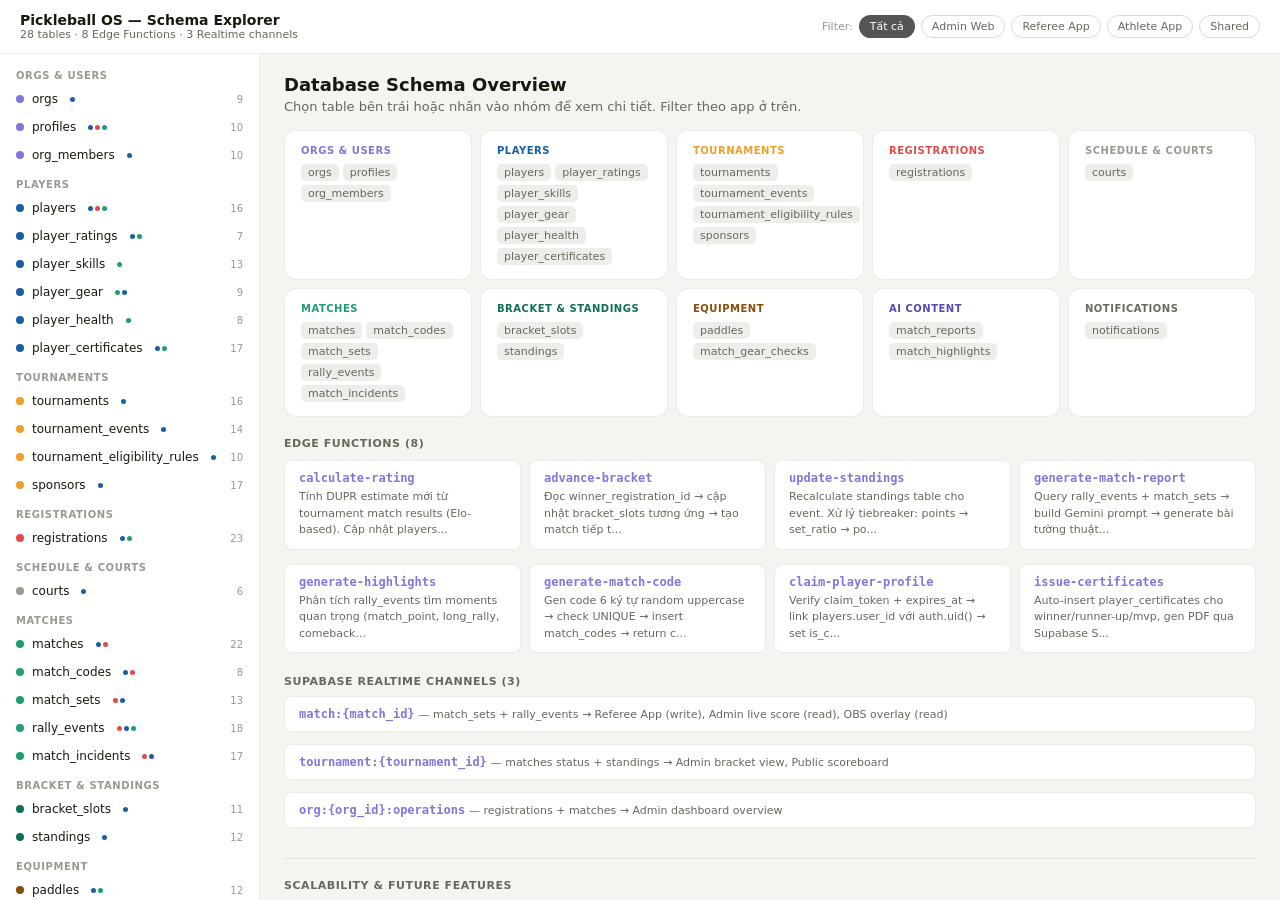
<file: docs/samples/schema_explorer.html>
<!DOCTYPE html>
<html lang="vi">
<head>
<meta charset="UTF-8">
<meta name="viewport" content="width=device-width, initial-scale=1.0">
<title>Pickleball OS — Schema Explorer</title>
<style>
*{box-sizing:border-box;margin:0;padding:0}
:root{
  --bg:#f5f4f0;--sur:#fff;--sur2:#eeedea;--sur3:#e5e4e0;
  --bd:rgba(0,0,0,0.08);--bdm:rgba(0,0,0,0.15);--bds:rgba(0,0,0,0.25);
  --tx:#18180e;--tx2:#68675e;--tx3:#9a9890;
  --red:#E24B4A;--rbg:#FCEBEB;--rtx:#A32D2D;
  --amb:#EF9F27;--abg:#FAEEDA;--atx:#854F0B;
  --grn:#1D9E75;--gbg:#EAF3DE;--gtx:#3B6D11;
  --blu:#185fa5;--bbg:#E6F1FB;--btx:#185fa5;
  --pur:#7F77DD;--pbg:#EEEDFE;--ptx:#534AB7;
  --tel:#0F6E56;--tbg:#E1F5EE;--ttx:#085041;
  --r:8px;--rl:12px;
  --fn:system-ui,-apple-system,'Segoe UI',sans-serif;
}
@media(prefers-color-scheme:dark){:root{
  --bg:#111110;--sur:#1a1a18;--sur2:#222220;--sur3:#2a2a28;
  --bd:rgba(255,255,255,0.07);--bdm:rgba(255,255,255,0.13);--bds:rgba(255,255,255,0.22);
  --tx:#e4e2da;--tx2:#96948c;--tx3:#56554f;
  --rbg:#501313;--rtx:#F09595;--abg:#412402;--atx:#FAC775;
  --gbg:#173404;--gtx:#97C459;--bbg:#042C53;--btx:#85B7EB;
  --pbg:#26215C;--ptx:#AFA9EC;--tbg:#04342C;--ttx:#5DCAA5;
}}
body{background:var(--bg);color:var(--tx);font-family:var(--fn);height:100vh;display:flex;flex-direction:column;overflow:hidden}

/* HEADER */
.hdr{background:var(--sur);border-bottom:0.5px solid var(--bd);padding:12px 20px;display:flex;align-items:center;justify-content:space-between;gap:12px;flex-shrink:0;flex-wrap:wrap}
.hdr-l{display:flex;align-items:center;gap:16px}
.hdr-l h1{font-size:14px;font-weight:600}
.hdr-l p{font-size:11px;color:var(--tx2)}
.filter-row{display:flex;gap:6px;flex-wrap:wrap}
.ftag{padding:4px 10px;border-radius:20px;font-size:11px;font-weight:500;cursor:pointer;border:0.5px solid var(--bdm);background:transparent;color:var(--tx2);transition:all .15s;font-family:var(--fn)}
.ftag:hover{border-color:var(--bds)}
.ftag.active{color:#fff;border-color:transparent}
.ftag.f-all.active{background:#555}
.ftag.f-admin.active{background:var(--blu)}
.ftag.f-referee.active{background:var(--red)}
.ftag.f-athlete.active{background:var(--grn)}
.ftag.f-shared.active{background:var(--pur)}

/* MAIN LAYOUT */
.main{display:flex;flex:1;overflow:hidden}

/* LEFT: TABLE LIST */
.sidebar{width:260px;flex-shrink:0;background:var(--sur);border-right:0.5px solid var(--bd);overflow-y:auto;padding:12px 0}
.domain-label{font-size:10px;font-weight:600;letter-spacing:.06em;text-transform:uppercase;color:var(--tx3);padding:10px 16px 4px}
.domain-label:first-child{padding-top:4px}
.tbl-btn{width:100%;text-align:left;padding:7px 16px;border:none;background:transparent;cursor:pointer;display:flex;align-items:center;gap:8px;transition:background .1s;font-family:var(--fn)}
.tbl-btn:hover{background:var(--sur2)}
.tbl-btn.active{background:var(--sur3)}
.tbl-dot{width:8px;height:8px;border-radius:50%;flex-shrink:0}
.tbl-name{font-size:12px;font-weight:500;color:var(--tx)}
.tbl-count{font-size:10px;color:var(--tx3);margin-left:auto}
.tbl-apps{display:flex;gap:2px;margin-left:4px}
.app-pip{width:5px;height:5px;border-radius:50%}

/* RIGHT: DETAIL PANEL */
.detail{flex:1;overflow-y:auto;padding:20px 24px}

/* OVERVIEW PANEL */
.overview{display:grid;grid-template-columns:repeat(auto-fill,minmax(160px,1fr));gap:8px;margin-bottom:20px}
.ov-card{background:var(--sur);border:0.5px solid var(--bd);border-radius:var(--rl);padding:14px 16px;cursor:pointer;transition:border-color .15s}
.ov-card:hover{border-color:var(--bdm)}
.ov-domain{font-size:10px;font-weight:600;letter-spacing:.05em;text-transform:uppercase;margin-bottom:8px}
.ov-tables{display:flex;flex-wrap:wrap;gap:4px}
.ov-tbl{font-size:11px;padding:2px 7px;border-radius:5px;background:var(--sur2);color:var(--tx2)}

/* TABLE DETAIL */
.tbl-header{margin-bottom:16px}
.tbl-title{font-size:20px;font-weight:600;margin-bottom:6px;display:flex;align-items:center;gap:10px}
.tbl-desc{font-size:13px;color:var(--tx2);line-height:1.6;margin-bottom:12px}
.tbl-meta{display:flex;gap:8px;flex-wrap:wrap}
.meta-pill{font-size:11px;padding:3px 10px;border-radius:20px;font-weight:500}

/* COLUMNS */
.cols-title{font-size:11px;font-weight:600;letter-spacing:.05em;text-transform:uppercase;color:var(--tx2);margin-bottom:8px}
.col-table{width:100%;border-collapse:collapse;font-size:12px;margin-bottom:20px}
.col-table th{text-align:left;padding:6px 10px;font-size:10px;font-weight:600;letter-spacing:.04em;text-transform:uppercase;color:var(--tx3);border-bottom:0.5px solid var(--bd)}
.col-table td{padding:7px 10px;border-bottom:0.5px solid var(--bd);vertical-align:top;line-height:1.5}
.col-table tr:last-child td{border-bottom:none}
.col-table tr:hover td{background:var(--sur2)}
.col-name{font-family:'SF Mono','Fira Code',monospace;font-weight:500;color:var(--tx)}
.col-pk{color:var(--amb)}
.col-fk{color:var(--blu)}
.col-type{color:var(--tx3);font-family:'SF Mono','Fira Code',monospace;font-size:11px}
.col-note{color:var(--tx2)}
.badge-pk{background:var(--abg);color:var(--atx);font-size:9px;padding:1px 5px;border-radius:3px;font-weight:600;margin-left:4px}
.badge-fk{background:var(--bbg);color:var(--btx);font-size:9px;padding:1px 5px;border-radius:3px;font-weight:600;margin-left:4px}
.badge-null{background:var(--sur2);color:var(--tx3);font-size:9px;padding:1px 5px;border-radius:3px;margin-left:4px}

/* RELATIONS */
.rel-section{margin-bottom:20px}
.rel-title{font-size:11px;font-weight:600;letter-spacing:.05em;text-transform:uppercase;color:var(--tx2);margin-bottom:8px}
.rel-list{display:flex;flex-direction:column;gap:5px}
.rel-item{background:var(--sur);border:0.5px solid var(--bd);border-radius:var(--r);padding:8px 12px;font-size:12px;display:flex;align-items:center;gap:8px;cursor:pointer;transition:border-color .15s}
.rel-item:hover{border-color:var(--bdm)}
.rel-arrow{color:var(--tx3);flex-shrink:0}
.rel-tbl{font-family:'SF Mono','Fira Code',monospace;font-weight:500}
.rel-desc{color:var(--tx2);flex:1}

/* DESIGN NOTES */
.notes-section{background:var(--sur2);border-radius:var(--rl);padding:14px 16px;margin-bottom:20px}
.notes-title{font-size:11px;font-weight:600;letter-spacing:.05em;text-transform:uppercase;color:var(--tx2);margin-bottom:8px}
.note-item{font-size:12px;color:var(--tx2);line-height:1.6;display:flex;gap:8px;margin-bottom:6px}
.note-item:last-child{margin-bottom:0}
.note-icon{flex-shrink:0;margin-top:1px}

/* APP ACCESS */
.app-access{display:flex;gap:6px;flex-wrap:wrap;margin-bottom:16px}
.app-badge{font-size:11px;padding:4px 10px;border-radius:20px;font-weight:500}

/* EDGE FUNCTIONS */
.ef-section{margin-bottom:20px}
.ef-item{background:var(--sur);border:0.5px solid var(--bd);border-radius:var(--r);padding:10px 14px;margin-bottom:6px;font-size:12px}
.ef-name{font-family:'SF Mono','Fira Code',monospace;font-weight:600;color:var(--pur);margin-bottom:4px}
.ef-desc{color:var(--tx2);line-height:1.5}

/* OVERVIEW STATE */
#overview-panel{display:block}
#detail-panel{display:none}
.back-btn{font-size:12px;color:var(--tx2);cursor:pointer;display:flex;align-items:center;gap:4px;margin-bottom:16px;border:none;background:transparent;font-family:var(--fn);padding:0}
.back-btn:hover{color:var(--tx)}

/* DIMMED (filter) */
.tbl-btn.dimmed{opacity:.3}
.ov-card.dimmed{opacity:.25}

@media(max-width:640px){
  .sidebar{width:200px}
  .hdr{padding:10px 14px}
  .detail{padding:14px}
}
</style>
</head>
<body>

<div class="hdr">
  <div class="hdr-l">
    <div>
      <h1>Pickleball OS — Schema Explorer</h1>
      <p>28 tables · 8 Edge Functions · 3 Realtime channels</p>
    </div>
  </div>
  <div class="filter-row">
    <span style="font-size:11px;color:var(--tx3);align-self:center">Filter:</span>
    <button class="ftag f-all active" onclick="setFilter('all',this)">Tất cả</button>
    <button class="ftag f-admin" onclick="setFilter('admin',this)">Admin Web</button>
    <button class="ftag f-referee" onclick="setFilter('referee',this)">Referee App</button>
    <button class="ftag f-athlete" onclick="setFilter('athlete',this)">Athlete App</button>
    <button class="ftag f-shared" onclick="setFilter('shared',this)">Shared</button>
  </div>
</div>

<div class="main">
  <!-- SIDEBAR -->
  <div class="sidebar" id="sidebar"></div>

  <!-- DETAIL -->
  <div class="detail" id="detail">
    <div id="overview-panel"></div>
    <div id="detail-panel" style="display:none"></div>
  </div>
</div>

<script>
// ═══════════════════════════════════════════
// DATA
// ═══════════════════════════════════════════

const DOMAINS = [
  { id: 'auth', label: 'Orgs & Users', color: '#7F77DD' },
  { id: 'players', label: 'Players', color: '#185fa5' },
  { id: 'tournaments', label: 'Tournaments', color: '#EF9F27' },
  { id: 'registrations', label: 'Registrations', color: '#E24B4A' },
  { id: 'schedule', label: 'Schedule & Courts', color: '#9c9a90' },
  { id: 'matches', label: 'Matches', color: '#1D9E75' },
  { id: 'bracket', label: 'Bracket & Standings', color: '#0F6E56' },
  { id: 'equipment', label: 'Equipment', color: '#854F0B' },
  { id: 'ai', label: 'AI Content', color: '#534AB7' },
  { id: 'notifications', label: 'Notifications', color: '#6a6960' },
];

// apps: which apps read/write this table
// A=Admin Web, R=Referee App, T=Athlete App
const TABLES = {
  orgs: {
    domain:'auth', apps:['A'],
    desc:'Tổ chức / CLB sử dụng platform. Mỗi org có slug riêng làm URL identifier, plan (free/pro), và settings JSON cho config linh hoạt.',
    notes:['slug là URL subdomain mỗi org, VD: pickleballhn.pickleball-os.vn','plan + plan_expires_at control feature gating — freemium logic','settings JSONB cho phép mở rộng config mà không cần ALTER TABLE'],
    relations:[{dir:'out',tbl:'profiles',desc:'profiles.org_id'},{dir:'out',tbl:'tournaments',desc:'tournaments.org_id'},{dir:'out',tbl:'players',desc:'players.home_org_id'}],
    cols:[
      {n:'id',t:'UUID',pk:true,note:'Primary key'},
      {n:'slug',t:'TEXT',note:'URL identifier duy nhất: "clb-ha-noi"'},
      {n:'name',t:'TEXT',note:'Tên hiển thị: "CLB Pickleball Hà Nội"'},
      {n:'logo_url',t:'TEXT',null:true,note:'Logo cho overlay & scoreboard'},
      {n:'primary_color',t:'TEXT',note:'Brand color mặc định #1D9E75'},
      {n:'plan',t:'TEXT',note:"'free' | 'pro' | 'enterprise'"},
      {n:'plan_expires_at',t:'TIMESTAMPTZ',null:true,note:'NULL = free forever'},
      {n:'settings',t:'JSONB',note:'Flexible org-level config'},
      {n:'deleted_at',t:'TIMESTAMPTZ',null:true,note:'Soft delete'},
    ]
  },
  profiles: {
    domain:'auth', apps:['A','R','T'],
    desc:'Extended user info, quan hệ 1-1 với auth.users của Supabase. Mỗi user đăng ký đều có profile. Role quyết định quyền truy cập.',
    notes:['1-1 với auth.users — Supabase trigger tự tạo khi user đăng ký','org_id NULL nếu là athlete tự do, không thuộc CLB nào','Role: org_admin, org_staff, referee, athlete, super_admin'],
    relations:[{dir:'in',tbl:'auth.users',desc:'Supabase built-in'},{dir:'out',tbl:'orgs',desc:'profiles.org_id'}],
    cols:[
      {n:'id',t:'UUID',pk:true,note:'= auth.users.id'},
      {n:'org_id',t:'UUID',fk:true,null:true,note:'→ orgs — NULL nếu athlete tự do'},
      {n:'role',t:'user_role',note:'Enum: org_admin, org_staff, referee, athlete, super_admin'},
      {n:'full_name',t:'TEXT',note:''},
      {n:'display_name',t:'TEXT',null:true,note:'Tên ngắn hiển thị'},
      {n:'avatar_url',t:'TEXT',null:true,note:''},
      {n:'phone',t:'TEXT',null:true,note:''},
      {n:'date_of_birth',t:'DATE',null:true,note:''},
      {n:'gender',t:'TEXT',null:true,note:"'male' | 'female' | 'other'"},
      {n:'deleted_at',t:'TIMESTAMPTZ',null:true,note:'Soft delete'},
    ]
  },
  org_members: {
    domain:'auth', apps:['A'],
    desc:'Mapping user → org với role cụ thể. 1 user có thể thuộc nhiều org (trọng tài freelance làm cho nhiều CLB).',
    notes:['UNIQUE (org_id, user_id) — mỗi user chỉ có 1 role per org','can_manage_* columns cho phép override role permissions nếu cần granular control','accepted_at NULL = invite chưa được accept'],
    relations:[{dir:'out',tbl:'orgs',desc:'org_members.org_id'},{dir:'out',tbl:'auth.users',desc:'org_members.user_id'}],
    cols:[
      {n:'id',t:'UUID',pk:true,note:''},
      {n:'org_id',t:'UUID',fk:true,note:'→ orgs'},
      {n:'user_id',t:'UUID',fk:true,note:'→ auth.users'},
      {n:'role',t:'user_role',note:'Role trong org này'},
      {n:'can_manage_tournaments',t:'BOOLEAN',note:'Permission override'},
      {n:'can_manage_players',t:'BOOLEAN',note:'Permission override'},
      {n:'can_view_financials',t:'BOOLEAN',note:'Permission override'},
      {n:'invited_at',t:'TIMESTAMPTZ',note:''},
      {n:'accepted_at',t:'TIMESTAMPTZ',null:true,note:'NULL = chưa accept'},
      {n:'deleted_at',t:'TIMESTAMPTZ',null:true,note:'Soft delete'},
    ]
  },
  players: {
    domain:'players', apps:['A','R','T'],
    desc:'Player profile TÁCH KHỎI auth.users. Admin Web tạo trước, Athlete App claim sau bằng email/phone. Referee App đọc tên và ảnh qua match context.',
    notes:['user_id NULL khi chưa claim — Admin Web vẫn hoạt động bình thường','claim_token + claim_expires_at: Athlete App dùng để link account','estimated_rating được tính bởi Edge Function calculate-rating sau mỗi trận','is_claimed = FALSE nghĩa là VĐV chưa dùng Athlete App — vẫn thi đấu được'],
    relations:[
      {dir:'out',tbl:'auth.users',desc:'players.user_id (nullable)'},
      {dir:'out',tbl:'orgs',desc:'players.home_org_id'},
      {dir:'in',tbl:'registrations',desc:'registrations.player1_id / player2_id'},
      {dir:'in',tbl:'player_ratings',desc:'player_ratings.player_id'},
      {dir:'in',tbl:'player_skills',desc:'1-1'},
      {dir:'in',tbl:'player_gear',desc:'player_gear.player_id'},
      {dir:'in',tbl:'player_health',desc:'player_health.player_id'},
      {dir:'in',tbl:'player_certificates',desc:'🆕 player_certificates.player_id'},
    ],
    cols:[
      {n:'id',t:'UUID',pk:true,note:''},
      {n:'user_id',t:'UUID',fk:true,null:true,note:'→ auth.users — NULL khi chưa claim'},
      {n:'full_name',t:'TEXT',note:''},
      {n:'display_name',t:'TEXT',null:true,note:'Tên ngắn trên scoreboard'},
      {n:'avatar_url',t:'TEXT',null:true,note:'Hiển thị trên Referee App khi PIN'},
      {n:'phone',t:'TEXT',null:true,note:'Dùng để claim profile'},
      {n:'email',t:'TEXT',null:true,note:'Dùng để claim profile'},
      {n:'id_number',t:'TEXT',null:true,note:'CCCD/Passport cho giải chính thức'},
      {n:'home_org_id',t:'UUID',fk:true,null:true,note:'→ orgs — CLB chính'},
      {n:'estimated_rating',t:'NUMERIC(4,2)',null:true,note:'DUPR estimate — Edge Function tính'},
      {n:'rating_updated_at',t:'TIMESTAMPTZ',null:true,note:''},
      {n:'is_claimed',t:'BOOLEAN',note:'Đã link với Athlete App chưa'},
      {n:'claim_token',t:'TEXT',null:true,note:'Token để claim profile'},
      {n:'claim_expires_at',t:'TIMESTAMPTZ',null:true,note:'Token hết hạn'},
      {n:'created_by',t:'UUID',fk:true,note:'Admin đã tạo player này'},
      {n:'deleted_at',t:'TIMESTAMPTZ',null:true,note:'Soft delete'},
    ]
  },
  player_ratings: {
    domain:'players', apps:['A','T'],
    desc:'Lịch sử rating — append-only, không bao giờ xóa. Mỗi row là 1 lần rating thay đổi sau trận đấu.',
    notes:['Không có deleted_at — immutable historical record','delta = thay đổi so với lần trước, có thể âm','match_id link về trận gây ra thay đổi rating','Edge Function calculate-rating insert vào đây sau mỗi trận hoàn thành'],
    relations:[{dir:'out',tbl:'players',desc:'player_ratings.player_id'},{dir:'out',tbl:'matches',desc:'player_ratings.match_id'}],
    cols:[
      {n:'id',t:'UUID',pk:true,note:''},
      {n:'player_id',t:'UUID',fk:true,note:'→ players'},
      {n:'rating',t:'NUMERIC(4,2)',note:'Rating tại thời điểm này'},
      {n:'delta',t:'NUMERIC(4,2)',null:true,note:'Thay đổi so với lần trước (+/-)'},
      {n:'reason',t:'TEXT',null:true,note:"'match_result' | 'manual_adjustment'"},
      {n:'match_id',t:'UUID',fk:true,null:true,note:'→ matches — trận gây ra thay đổi'},
      {n:'calculated_at',t:'TIMESTAMPTZ',note:''},
    ]
  },
  player_skills: {
    domain:'players', apps:['T'],
    desc:'Skills tree từ Athlete App — private, chỉ player tự thấy. 8 nhóm kỹ năng (tăng từ 6), mỗi skill score 0–10 với sub-skills chi tiết dưới dạng JSONB.',
    notes:['RLS strict: chỉ player thấy — share_with_btc = TRUE thì org_admin chỉ thấy overall_estimate để seed, không thấy sub-skills','8 categories: mechanics, serve_return, dinking, transition, volleys, strategy + mental_game + fitness (mới)','mental_game: composure, focus, pressure_handling, adaptability, resilience','fitness: stamina, court_speed, reaction_time, lateral_movement, recovery_between_points','JSONB per category → thêm sub-skill mới không cần ALTER TABLE','Lý do private: tránh đối thủ khai thác điểm yếu từ skills data'],
    relations:[{dir:'out',tbl:'players',desc:'1-1, player_skills.player_id'}],
    cols:[
      {n:'id',t:'UUID',pk:true,note:''},
      {n:'player_id',t:'UUID',fk:true,note:'→ players — UNIQUE, quan hệ 1-1'},
      {n:'mechanics',t:'JSONB',note:'stance, grip, footwork, ready_position, split_step'},
      {n:'serve_return',t:'JSONB',note:'deep_serve, serve_placement, power_serve, deep_return, return_consistency'},
      {n:'dinking',t:'JSONB',note:'cross_court_dink, dink_reset, dink_consistency, dink_attack'},
      {n:'transition',t:'JSONB',note:'kitchen_approach, reset_from_mid, third_shot_drop, fifth_shot_drop'},
      {n:'volleys',t:'JSONB',note:'forehand_volley, backhand_volley, overhead_smash, erne, atp, speed_up'},
      {n:'strategy',t:'JSONB',note:'stacking, poaching, third_shot_selection, lob_usage, target_selection'},
      {n:'mental_game',t:'JSONB',note:'🆕 composure, focus, pressure_handling, adaptability, resilience'},
      {n:'fitness',t:'JSONB',note:'🆕 stamina, court_speed, reaction_time, lateral_movement, recovery_between_points'},
      {n:'overall_estimate',t:'NUMERIC(3,1)',null:true,note:'Weighted average → DUPR input'},
      {n:'share_with_btc',t:'BOOLEAN',note:'Consent chia sẻ overall_estimate với Admin. Default FALSE'},
      {n:'updated_at',t:'TIMESTAMPTZ',note:''},
    ]
  },
  player_gear: {
    domain:'players', apps:['T','A'],
    desc:'Gear tracking của VĐV. paddle_id link vào paddles table nếu model có trong DB để auto-validate equipment.',
    notes:['gear_type: paddle, shoes, ball, accessory','paddle_id → paddles: tự động check approved/banned status','is_active = FALSE khi không còn dùng — không hard delete'],
    relations:[{dir:'out',tbl:'players',desc:'player_gear.player_id'},{dir:'out',tbl:'paddles',desc:'player_gear.paddle_id (nullable)'}],
    cols:[
      {n:'id',t:'UUID',pk:true,note:''},
      {n:'player_id',t:'UUID',fk:true,note:'→ players'},
      {n:'gear_type',t:'TEXT',note:"'paddle' | 'shoes' | 'ball' | 'accessory'"},
      {n:'brand',t:'TEXT',null:true,note:''},
      {n:'model',t:'TEXT',null:true,note:''},
      {n:'paddle_id',t:'UUID',fk:true,null:true,note:'→ paddles — auto-validate'},
      {n:'is_active',t:'BOOLEAN',note:'Đang sử dụng hay không'},
      {n:'started_using_at',t:'DATE',null:true,note:''},
      {n:'deleted_at',t:'TIMESTAMPTZ',null:true,note:'Soft delete'},
    ]
  },
  player_health: {
    domain:'players', apps:['T'],
    desc:'Ghi nhận chấn thương và tình trạng sức khỏe. Athlete App private data. AI Coach đọc để tránh recommend bài tập có hại cho chấn thương đang có.',
    notes:['status: active, recovering, resolved','pain_level 1-10','resolved_at khi chấn thương khỏi — giữ history để AI coach tránh recommend bài tập liên quan'],
    relations:[{dir:'out',tbl:'players',desc:'player_health.player_id'}],
    cols:[
      {n:'id',t:'UUID',pk:true,note:''},
      {n:'player_id',t:'UUID',fk:true,note:'→ players'},
      {n:'body_part',t:'TEXT',note:"'wrist' | 'elbow' | 'shoulder' | 'knee' | 'back' | 'ankle'"},
      {n:'pain_level',t:'SMALLINT',note:'1-10'},
      {n:'status',t:'injury_status',note:'active | recovering | resolved'},
      {n:'notes',t:'TEXT',null:true,note:''},
      {n:'resolved_at',t:'TIMESTAMPTZ',null:true,note:''},
      {n:'deleted_at',t:'TIMESTAMPTZ',null:true,note:''},
    ]
  },
  player_certificates: {
    domain:'players', apps:['A','T'],
    desc:'🆕 Chứng chỉ & thành tích VĐV — hoàn toàn additive, không ảnh hưởng bất kỳ table hiện có nào. Auto-issued bởi Edge Function sau trận hoặc thủ công bởi Admin/Federation.',
    notes:[
      'Additive 100% — thêm feature này không cần ALTER TABLE bất kỳ bảng nào',
      'cert_type enum: champion, runner_up, third_place, participation, mvp, referee_certified, coach_certified, vpf_membership, usap_membership',
      'auto_generated = TRUE khi Edge Function issue-certificates tạo sau match completion',
      'verification_code UNIQUE: cho phép public verify tính xác thực của certificate',
      'certificate_url: link PDF đã gen — có thể dùng Supabase Storage + PDF generation',
      'expires_at NULL = không hết hạn (thành tích thi đấu), có expires_at cho membership certs',
      'is_public: VĐV control certificate nào hiển thị trên public profile',
    ],
    relations:[
      {dir:'out',tbl:'players',desc:'player_certificates.player_id'},
      {dir:'out',tbl:'tournaments',desc:'player_certificates.tournament_id'},
      {dir:'out',tbl:'tournament_events',desc:'player_certificates.event_id'},
      {dir:'out',tbl:'matches',desc:'player_certificates.match_id (MVP, match awards)'},
      {dir:'out',tbl:'orgs',desc:'player_certificates.issued_by_org_id'},
    ],
    cols:[
      {n:'id',t:'UUID',pk:true,note:''},
      {n:'player_id',t:'UUID',fk:true,note:'→ players'},
      {n:'cert_type',t:'certificate_type',note:'champion | runner_up | third_place | participation | mvp | referee_certified | coach_certified | vpf_membership | usap_membership'},
      {n:'tournament_id',t:'UUID',fk:true,null:true,note:'→ tournaments'},
      {n:'event_id',t:'UUID',fk:true,null:true,note:'→ tournament_events — nội dung thi đấu'},
      {n:'match_id',t:'UUID',fk:true,null:true,note:'→ matches — cho match-level awards'},
      {n:'issued_by_org_id',t:'UUID',fk:true,null:true,note:'→ orgs — CLB cấp'},
      {n:'issued_by_name',t:'TEXT',note:'"CLB Pickleball HN" | "VPF" | "IPTPA"'},
      {n:'title',t:'TEXT',note:'"Vô địch Nam Đơn Bảng A - Giải Mùa Xuân 2026"'},
      {n:'description',t:'TEXT',null:true,note:'Mô tả bổ sung'},
      {n:'certificate_url',t:'TEXT',null:true,note:'Link PDF — Supabase Storage'},
      {n:'verification_code',t:'TEXT',note:'UNIQUE — verify tính xác thực online'},
      {n:'issued_at',t:'TIMESTAMPTZ',note:''},
      {n:'expires_at',t:'TIMESTAMPTZ',null:true,note:'NULL = không hết hạn. Có giá trị cho membership'},
      {n:'is_public',t:'BOOLEAN',note:'VĐV control hiển thị public. Default TRUE'},
      {n:'auto_generated',t:'BOOLEAN',note:'TRUE = do Edge Function tạo tự động'},
      {n:'deleted_at',t:'TIMESTAMPTZ',null:true,note:''},
    ]
  },
  tournaments: {
    domain:'tournaments', apps:['A'],
    desc:'Giải đấu — entity chính của Admin Web. Mỗi giải thuộc 1 org, có thể có nhiều tournament_events (nội dung thi đấu).',
    notes:['is_public: hiển thị trên public page hay không','is_invite_only: chỉ VĐV được invite mới đăng ký được','duplicated_from: link về giải gốc khi dùng feature duplicate','slug là URL-friendly identifier, unique per org'],
    relations:[{dir:'out',tbl:'orgs',desc:'tournaments.org_id'},{dir:'in',tbl:'tournament_events',desc:'tournament_events.tournament_id'},{dir:'in',tbl:'sponsors',desc:'sponsors.tournament_id'},{dir:'in',tbl:'tournament_eligibility_rules',desc:'eligibility_rules.tournament_id'}],
    cols:[
      {n:'id',t:'UUID',pk:true,note:''},
      {n:'org_id',t:'UUID',fk:true,note:'→ orgs'},
      {n:'name',t:'TEXT',note:'Tên giải đấu'},
      {n:'slug',t:'TEXT',note:'URL: "giai-mua-xuan-2026" — unique per org'},
      {n:'status',t:'tournament_status',note:'draft → registration → check_in → in_progress → completed'},
      {n:'registration_opens_at',t:'TIMESTAMPTZ',null:true,note:''},
      {n:'registration_closes_at',t:'TIMESTAMPTZ',null:true,note:''},
      {n:'starts_at',t:'TIMESTAMPTZ',note:''},
      {n:'ends_at',t:'TIMESTAMPTZ',null:true,note:''},
      {n:'venue_name',t:'TEXT',null:true,note:''},
      {n:'total_courts',t:'SMALLINT',note:'Số sân thi đấu'},
      {n:'is_public',t:'BOOLEAN',note:'Hiển thị public hay không'},
      {n:'is_invite_only',t:'BOOLEAN',note:'Exclusive tournament'},
      {n:'duplicated_from',t:'UUID',fk:true,null:true,note:'→ tournaments — duplicate feature'},
      {n:'created_by',t:'UUID',fk:true,note:'→ auth.users'},
      {n:'deleted_at',t:'TIMESTAMPTZ',null:true,note:'Soft delete'},
    ]
  },
  tournament_events: {
    domain:'tournaments', apps:['A'],
    desc:'Nội dung thi đấu trong giải — "Nam Đơn Bảng A", "Nữ Đôi", v.v. Mỗi event có format riêng và scoring config.',
    notes:['1 tournament có nhiều events','format per event: single_elim, double_elim, round_robin, pool_knockout','scoring config (points_to_win, win_by_two) inherit từ tournament nhưng có thể override','pool_count + advance_per_pool chỉ dùng khi format = pool_knockout'],
    relations:[{dir:'out',tbl:'tournaments',desc:'tournament_events.tournament_id'},{dir:'in',tbl:'registrations',desc:'registrations.event_id'},{dir:'in',tbl:'matches',desc:'matches.event_id'}],
    cols:[
      {n:'id',t:'UUID',pk:true,note:''},
      {n:'tournament_id',t:'UUID',fk:true,note:'→ tournaments'},
      {n:'org_id',t:'UUID',fk:true,note:'denormalized cho RLS'},
      {n:'name',t:'TEXT',note:'"Nam Đơn Bảng A"'},
      {n:'event_type',t:'event_type',note:'mens_singles, womens_doubles, mixed_doubles...'},
      {n:'format',t:'tournament_format',note:'single_elimination, double_elimination, round_robin, pool_knockout'},
      {n:'points_to_win',t:'SMALLINT',note:'11, 15, hoặc 21'},
      {n:'win_by_two',t:'BOOLEAN',note:'Phải hơn 2 điểm'},
      {n:'sets_to_win',t:'SMALLINT',note:'Best of N'},
      {n:'max_participants',t:'SMALLINT',null:true,note:'Giới hạn slot'},
      {n:'registration_fee',t:'NUMERIC(12,2)',note:'Phí đăng ký nội dung này'},
      {n:'pool_count',t:'SMALLINT',null:true,note:'Số bảng (pool_knockout)'},
      {n:'advance_per_pool',t:'SMALLINT',null:true,note:'Top N advance từ mỗi bảng'},
      {n:'deleted_at',t:'TIMESTAMPTZ',null:true,note:''},
    ]
  },
  tournament_eligibility_rules: {
    domain:'tournaments', apps:['A'],
    desc:'Điều kiện tham dự cho exclusive tournaments. Có thể áp dụng cho cả giải hoặc riêng từng event.',
    notes:['tournament_id hoặc event_id — apply ở cấp nào tùy setting','min_rating / max_rating dùng players.estimated_rating để filter','required_org_id: chỉ member của CLB đó mới đăng ký được','custom_rule: text mô tả cho BTC xét duyệt thủ công nếu rule phức tạp'],
    relations:[{dir:'out',tbl:'tournaments',desc:'eligibility_rules.tournament_id'},{dir:'out',tbl:'tournament_events',desc:'eligibility_rules.event_id (nullable)'}],
    cols:[
      {n:'id',t:'UUID',pk:true,note:''},
      {n:'tournament_id',t:'UUID',fk:true,null:true,note:'→ tournaments — NULL nếu chỉ apply cho 1 event'},
      {n:'event_id',t:'UUID',fk:true,null:true,note:'→ tournament_events — NULL nếu apply cả giải'},
      {n:'org_id',t:'UUID',fk:true,note:''},
      {n:'min_rating',t:'NUMERIC(4,2)',null:true,note:'Rating tối thiểu'},
      {n:'max_rating',t:'NUMERIC(4,2)',null:true,note:'Rating tối đa (beginner event)'},
      {n:'min_age',t:'SMALLINT',null:true,note:''},
      {n:'max_age',t:'SMALLINT',null:true,note:''},
      {n:'required_org_id',t:'UUID',fk:true,null:true,note:'→ orgs — phải là member CLB này'},
      {n:'custom_rule',t:'TEXT',null:true,note:'Mô tả rule phức tạp cho BTC xét tay'},
    ]
  },
  sponsors: {
    domain:'tournaments', apps:['A'],
    desc:'Nhà tài trợ — tier system VN-adapted dựa trên thực tế MB Vietnam Cup, FPT Play, VTVcab OnSports 2025. JSONB display_config thay vì nhiều boolean riêng.',
    notes:[
      'Tier VN: kim_cuong (title, naming rights) / vàng / bạc / đồng / hien_vat (hiện vật) / media (kênh truyền thông)',
      'Unique constraint: chỉ 1 kim_cuong per tournament — đảm bảo naming rights độc quyền',
      'hien_vat: mô tả bằng in_kind_description ("50 thùng Aquafina, 20 vợt Joola")',
      'media tier: có stream_url + coverage_type để Admin Web hiển thị link stream',
      'display_config JSONB: show_overlay, show_scoreboard, overlay_position, overlay_size, animation — linh hoạt hơn 4 boolean riêng',
      'logo_dark_url: logo version trên nền tối cho OBS overlay',
      'contract_value internal — chỉ org_admin thấy, không public',
      'Research từ: MB = kim_cuong (naming rights "MB Vietnam Cup"), FPT Play = media, CLB địa phương = đồng/hiện_vật'
    ],
    relations:[{dir:'out',tbl:'tournaments',desc:'sponsors.tournament_id'}],
    cols:[
      {n:'id',t:'UUID',pk:true,note:''},
      {n:'tournament_id',t:'UUID',fk:true,note:'→ tournaments'},
      {n:'org_id',t:'UUID',fk:true,note:''},
      {n:'name',t:'TEXT',note:'"MBBank", "FPT Play", "Biti\'s Hunter"'},
      {n:'logo_url',t:'TEXT',note:'Logo chính (nền sáng)'},
      {n:'logo_dark_url',t:'TEXT',null:true,note:'🆕 Logo nền tối — dùng cho OBS overlay'},
      {n:'website_url',t:'TEXT',null:true,note:''},
      {n:'tier',t:'sponsor_tier',note:'🆕 kim_cuong | vàng | bạc | đồng | hien_vat | media'},
      {n:'sponsor_type',t:'sponsor_type',note:'🆕 cash | in_kind | media_partner | official_supplier'},
      {n:'naming_rights',t:'BOOLEAN',note:'🆕 Tên gắn vào giải — chỉ kim_cuong. Default FALSE'},
      {n:'in_kind_description',t:'TEXT',null:true,note:'🆕 "50 thùng Aquafina, 20 vợt Joola"'},
      {n:'contract_value',t:'NUMERIC(15,2)',null:true,note:'🆕 VND — internal, chỉ org_admin thấy'},
      {n:'display_config',t:'JSONB',note:'🆕 show_overlay, show_scoreboard, overlay_position, overlay_size, animation'},
      {n:'stream_url',t:'TEXT',null:true,note:'🆕 Link livestream (media tier)'},
      {n:'coverage_type',t:'TEXT',null:true,note:'🆕 live | highlights | recap'},
      {n:'order_index',t:'SMALLINT',note:'Thứ tự trong cùng tier'},
      {n:'deleted_at',t:'TIMESTAMPTZ',null:true,note:''},
    ]
  },
  registrations: {
    domain:'registrations', apps:['A','T'],
    desc:'Đăng ký thi đấu — link player(s) vào tournament_event. Theo dõi toàn bộ vòng đời: đăng ký → payment → check-in → disqualified/substituted/transferred.',
    notes:[
      'Status flow: pending → approved → paid → checked_in (ngày thi đấu) | no_show',
      '4 trạng thái mới: checked_in (xác nhận có mặt), disqualified (có audit trail), substituted (đổi partner doubles), transferred (chuyển slot)',
      'payment_confirmed_by: admin đã confirm chuyển khoản — audit trail payment thủ công',
      'disqualified_reason: "Vi phạm gear rule", "Code of conduct violation"',
      'original_player2_id: lưu partner gốc khi bị thay — giữ history',
      'seed: BTC gán sau approved đủ slot → dùng để generate bracket',
    ],
    relations:[{dir:'out',tbl:'tournament_events',desc:'registrations.event_id'},{dir:'out',tbl:'players',desc:'player1_id + player2_id'},{dir:'in',tbl:'matches',desc:'matches.team1/2_registration_id'},{dir:'in',tbl:'standings',desc:'standings.registration_id'},{dir:'in',tbl:'player_certificates',desc:'player_certificates.tournament_id'}],
    cols:[
      {n:'id',t:'UUID',pk:true,note:''},
      {n:'event_id',t:'UUID',fk:true,note:'→ tournament_events'},
      {n:'tournament_id',t:'UUID',fk:true,note:'denormalized'},
      {n:'org_id',t:'UUID',fk:true,note:'denormalized cho RLS'},
      {n:'player1_id',t:'UUID',fk:true,note:'→ players — bắt buộc'},
      {n:'player2_id',t:'UUID',fk:true,null:true,note:'→ players — NULL nếu singles'},
      {n:'team_name',t:'TEXT',null:true,note:'Tên đôi (doubles)'},
      {n:'status',t:'registration_status',note:'pending → approved → paid → checked_in | no_show | disqualified | substituted | transferred | withdrawn | rejected | waitlisted'},
      {n:'seed',t:'SMALLINT',null:true,note:'Seeding cho bracket'},
      {n:'payment_status',t:'payment_status',note:'pending | confirmed | refunded | waived'},
      {n:'fee_amount',t:'NUMERIC(12,2)',null:true,note:''},
      {n:'payment_confirmed_at',t:'TIMESTAMPTZ',null:true,note:''},
      {n:'payment_confirmed_by',t:'UUID',fk:true,null:true,note:'Admin confirm chuyển khoản'},
      {n:'checked_in_at',t:'TIMESTAMPTZ',null:true,note:'QR check-in'},
      {n:'checked_in_by',t:'UUID',fk:true,null:true,note:''},
      {n:'disqualified_at',t:'TIMESTAMPTZ',null:true,note:'🆕'},
      {n:'disqualified_reason',t:'TEXT',null:true,note:'🆕 "Vi phạm gear rule"'},
      {n:'disqualified_by',t:'UUID',fk:true,null:true,note:'🆕 Admin ra quyết định'},
      {n:'original_player2_id',t:'UUID',fk:true,null:true,note:'🆕 Partner gốc khi bị thay (substituted)'},
      {n:'substitute_approved_by',t:'UUID',fk:true,null:true,note:'🆕'},
      {n:'transferred_to_player_id',t:'UUID',fk:true,null:true,note:'🆕 Người nhận slot (transferred)'},
      {n:'notes',t:'TEXT',null:true,note:'BTC ghi chú'},
      {n:'deleted_at',t:'TIMESTAMPTZ',null:true,note:''},
    ]
  },
  courts: {
    domain:'schedule', apps:['A'],
    desc:'Sân thi đấu trong tournament. Dùng để detect xung đột lịch khi schedule builder xếp 2 trận cùng sân cùng giờ.',
    notes:['Mỗi tournament tạo courts riêng — không share giữa các giải','name có thể là "Sân 1", "Court A", "Center Court"','is_active cho phép disable sân nếu có sự cố'],
    relations:[{dir:'out',tbl:'tournaments',desc:'courts.tournament_id'},{dir:'in',tbl:'matches',desc:'matches.court_id'}],
    cols:[
      {n:'id',t:'UUID',pk:true,note:''},
      {n:'tournament_id',t:'UUID',fk:true,note:'→ tournaments'},
      {n:'org_id',t:'UUID',fk:true,note:'denormalized'},
      {n:'name',t:'TEXT',note:'"Sân 1", "Court A"'},
      {n:'is_active',t:'BOOLEAN',note:'Disable nếu sân có sự cố'},
      {n:'order_index',t:'SMALLINT',note:'Thứ tự hiển thị'},
    ]
  },
  matches: {
    domain:'matches', apps:['A','R'],
    desc:'Trận đấu — entity trung tâm của toàn bộ hệ thống. Referee App ghi score vào đây qua Supabase Realtime. Admin Web đọc để advance bracket.',
    notes:['team1/2_registration_id: NULL khi bracket chưa fill (chờ kết quả trận khác)','status flow: scheduled → in_progress → completed | walkover | postponed','winner_registration_id: được set khi completed — trigger advance-bracket Edge Function','detailed_scoring_enabled: nếu TRUE, Referee App ghi rally_events chi tiết','Supabase Realtime channel: match:{id} cho live score update','referee_user_id NULL: dùng match_code PIN — không cần account'],
    relations:[{dir:'out',tbl:'tournament_events',desc:'matches.event_id'},{dir:'out',tbl:'registrations',desc:'team1/2_registration_id + winner_registration_id'},{dir:'out',tbl:'courts',desc:'matches.court_id'},{dir:'in',tbl:'match_sets',desc:'match_sets.match_id'},{dir:'in',tbl:'rally_events',desc:'rally_events.match_id'},{dir:'in',tbl:'match_codes',desc:'match_codes.match_id'},{dir:'in',tbl:'match_reports',desc:'1-1'},{dir:'in',tbl:'match_highlights',desc:'1-1'}],
    cols:[
      {n:'id',t:'UUID',pk:true,note:''},
      {n:'event_id',t:'UUID',fk:true,note:'→ tournament_events'},
      {n:'tournament_id',t:'UUID',fk:true,note:'denormalized'},
      {n:'org_id',t:'UUID',fk:true,note:'denormalized cho RLS'},
      {n:'team1_registration_id',t:'UUID',fk:true,null:true,note:'→ registrations — NULL khi chưa biết'},
      {n:'team2_registration_id',t:'UUID',fk:true,null:true,note:'→ registrations — NULL khi chưa biết'},
      {n:'round',t:'SMALLINT',null:true,note:'Số vòng'},
      {n:'round_name',t:'TEXT',null:true,note:'"Tứ kết", "Bán kết", "Chung kết"'},
      {n:'pool_name',t:'TEXT',null:true,note:'"Bảng A" — chỉ có khi RR/pool_knockout'},
      {n:'bracket_side',t:'bracket_side',null:true,note:'winners | losers | grand_final (DE)'},
      {n:'court_id',t:'UUID',fk:true,null:true,note:'→ courts'},
      {n:'scheduled_at',t:'TIMESTAMPTZ',null:true,note:'Giờ dự kiến'},
      {n:'actual_start_at',t:'TIMESTAMPTZ',null:true,note:'Giờ thực tế bắt đầu'},
      {n:'actual_end_at',t:'TIMESTAMPTZ',null:true,note:''},
      {n:'status',t:'match_status',note:'scheduled → in_progress → completed | walkover | postponed'},
      {n:'winner_registration_id',t:'UUID',fk:true,null:true,note:'→ registrations — trigger advance-bracket'},
      {n:'team1_sets_won',t:'SMALLINT',note:'Denormalized từ match_sets'},
      {n:'team2_sets_won',t:'SMALLINT',note:'Denormalized từ match_sets'},
      {n:'detailed_scoring_enabled',t:'BOOLEAN',note:'Bật → Referee App ghi rally_events'},
      {n:'referee_user_id',t:'UUID',fk:true,null:true,note:'NULL nếu dùng PIN code'},
      {n:'referee_name',t:'TEXT',null:true,note:'Display name trọng tài'},
      {n:'deleted_at',t:'TIMESTAMPTZ',null:true,note:''},
    ]
  },
  match_codes: {
    domain:'matches', apps:['A','R'],
    desc:'Ephemeral PIN code 6 ký tự cho Referee App. Trọng tài nhập code → nhận JWT tạm thời với quyền ghi score cho match đó. Không cần tài khoản.',
    notes:['Code 6 ký tự uppercase: "AX7K2P" — dễ nhập trên mobile','Expire sau 24h — Admin Web tạo mới nếu cần','is_active = FALSE sau khi dùng xong (1 code 1 lần)','JWT issued từ code này có claims: {role: referee, match_id}'],
    relations:[{dir:'out',tbl:'matches',desc:'match_codes.match_id'}],
    cols:[
      {n:'id',t:'UUID',pk:true,note:''},
      {n:'match_id',t:'UUID',fk:true,note:'→ matches'},
      {n:'org_id',t:'UUID',fk:true,note:''},
      {n:'code',t:'TEXT',note:'6 ký tự uppercase — UNIQUE'},
      {n:'created_by',t:'UUID',fk:true,note:'Admin đã gen code'},
      {n:'expires_at',t:'TIMESTAMPTZ',note:'Default: NOW() + 24h'},
      {n:'used_at',t:'TIMESTAMPTZ',null:true,note:'NULL = chưa dùng'},
      {n:'is_active',t:'BOOLEAN',note:'FALSE sau khi dùng'},
    ]
  },
  match_sets: {
    domain:'matches', apps:['R','A'],
    desc:'Từng set trong trận đấu. Referee App ghi score per set, Admin Web đọc để tính team1/2_sets_won trên matches.',
    notes:['Referee App insert 1 row per set khi bắt đầu, update khi kết thúc','sync_status: pending_sync khi offline → synced khi có mạng','starting_server_side + starting_server_position: tracking serve đầu tiên theo luật Pickleball'],
    relations:[{dir:'out',tbl:'matches',desc:'match_sets.match_id'},{dir:'in',tbl:'rally_events',desc:'rally_events.set_id'}],
    cols:[
      {n:'id',t:'UUID',pk:true,note:''},
      {n:'match_id',t:'UUID',fk:true,note:'→ matches'},
      {n:'org_id',t:'UUID',fk:true,note:''},
      {n:'set_number',t:'SMALLINT',note:'1, 2, 3...'},
      {n:'team1_score',t:'SMALLINT',note:''},
      {n:'team2_score',t:'SMALLINT',note:''},
      {n:'winner_side',t:'SMALLINT',null:true,note:'1 hoặc 2 — NULL khi đang chơi'},
      {n:'starting_server_side',t:'SMALLINT',null:true,note:'Team bắt đầu giao bóng'},
      {n:'starting_server_position',t:'SMALLINT',null:true,note:'Server 1 hay Server 2 trong team'},
      {n:'started_at',t:'TIMESTAMPTZ',null:true,note:''},
      {n:'ended_at',t:'TIMESTAMPTZ',null:true,note:''},
      {n:'sync_status',t:'sync_status',note:'pending_sync → synced | conflict'},
      {n:'synced_at',t:'TIMESTAMPTZ',null:true,note:''},
    ]
  },
  rally_events: {
    domain:'matches', apps:['R','A','T'],
    desc:'Chi tiết từng pha bóng — append-only log. Chỉ có data khi detailed_scoring_enabled. Là nguồn data cho AI Match Report, AI Coaching, và player stats.',
    notes:['Không có deleted_at — immutable log, Undo chỉ set is_undone = TRUE','score_before / score_after: dạng "5-3" để trace lại timeline trận đấu','rally_reason: 14 loại từ Referee App — ace, smash, volley, drive, drop, atp, erne, lob, passing_shot, unforced_error, net_error, out, service_fault, kitchen_fault','sync_status: offline support — IndexedDB queue trong Referee App PWA','Đây là competitive moat: không platform nào ở VN collect data này'],
    relations:[{dir:'out',tbl:'matches',desc:'rally_events.match_id'},{dir:'out',tbl:'match_sets',desc:'rally_events.set_id'},{dir:'out',tbl:'players',desc:'rally_events.responsible_player_id'}],
    cols:[
      {n:'id',t:'UUID',pk:true,note:''},
      {n:'match_id',t:'UUID',fk:true,note:'→ matches'},
      {n:'set_id',t:'UUID',fk:true,note:'→ match_sets'},
      {n:'org_id',t:'UUID',fk:true,note:''},
      {n:'rally_number',t:'SMALLINT',note:'Thứ tự rally trong set'},
      {n:'score_before',t:'TEXT',note:'"5-3" trước rally này'},
      {n:'score_after',t:'TEXT',note:'"6-3" sau rally'},
      {n:'serving_side',t:'SMALLINT',note:'1 hoặc 2 — team đang giao bóng'},
      {n:'serving_player',t:'SMALLINT',null:true,note:'1 hoặc 2 — server trong team doubles'},
      {n:'point_to_side',t:'SMALLINT',note:'1 hoặc 2 — ai được điểm'},
      {n:'outcome_type',t:'rally_outcome',note:"'winner' | 'error'"},
      {n:'rally_reason',t:'rally_reason',null:true,note:'ace | smash | kitchen_fault | ... (14 types)'},
      {n:'responsible_player_id',t:'UUID',fk:true,null:true,note:'→ players — ai ghi điểm/mắc lỗi'},
      {n:'is_undone',t:'BOOLEAN',note:'TRUE nếu bị undo — không xóa record'},
      {n:'edited_at',t:'TIMESTAMPTZ',null:true,note:'Khi trọng tài edit rally'},
      {n:'edit_reason',t:'TEXT',null:true,note:''},
      {n:'occurred_at',t:'TIMESTAMPTZ',note:'Thời điểm thực tế của rally'},
      {n:'sync_status',t:'sync_status',note:'pending_sync → synced | conflict'},
    ]
  },
  match_incidents: {
    domain:'matches', apps:['R','A'],
    desc:'Sự cố trong trận — trọng tài báo BTC real-time với severity + penalty tracking. Audit trail đầy đủ cho dispute resolution và federation escalation.',
    notes:[
      '11 incident types: player_protest, injury, medical_timeout, equipment_issue, court_issue, code_violation, time_violation, scorekeeping_error, weather_delay, unsportsmanlike, other',
      'severity: low / medium / high / critical — quyết định alert priority trên Admin dashboard',
      'status: reported → under_review → resolved | escalated',
      'penalty_type: warning → technical_warning → point_deduction → game_forfeiture → match_forfeiture → disqualification',
      'escalated_to: "Ban trọng tài", "Vietnam Pickleball Federation" — leo thang ra ngoài BTC',
      'reported_by là TEXT (referee name) — không cần user_id, phù hợp với ephemeral PIN flow',
    ],
    relations:[{dir:'out',tbl:'matches',desc:'match_incidents.match_id'}],
    cols:[
      {n:'id',t:'UUID',pk:true,note:''},
      {n:'match_id',t:'UUID',fk:true,note:'→ matches'},
      {n:'org_id',t:'UUID',fk:true,note:''},
      {n:'incident_type',t:'TEXT',note:'player_protest | injury | medical_timeout | equipment_issue | court_issue | code_violation | time_violation | scorekeeping_error | weather_delay | unsportsmanlike | other'},
      {n:'severity',t:'incident_severity',note:'🆕 low | medium | high | critical'},
      {n:'status',t:'incident_status',note:'🆕 reported → under_review → resolved | escalated'},
      {n:'description',t:'TEXT',note:'Mô tả chi tiết sự cố'},
      {n:'penalty_issued',t:'BOOLEAN',note:'🆕 Có cấp penalty không'},
      {n:'penalty_type',t:'TEXT',null:true,note:'🆕 warning | technical_warning | point_deduction | game_forfeiture | match_forfeiture | disqualification'},
      {n:'penalty_note',t:'TEXT',null:true,note:'🆕 BTC ghi chú về penalty'},
      {n:'reported_by',t:'TEXT',note:'Tên trọng tài — không cần user_id'},
      {n:'resolved_by',t:'UUID',fk:true,null:true,note:'🆕 Admin đã resolve'},
      {n:'reported_at',t:'TIMESTAMPTZ',note:''},
      {n:'resolved_at',t:'TIMESTAMPTZ',null:true,note:''},
      {n:'resolution',t:'TEXT',null:true,note:'BTC mô tả cách xử lý'},
      {n:'escalated_to',t:'TEXT',null:true,note:'🆕 "Ban trọng tài", "VPF"'},
      {n:'escalated_at',t:'TIMESTAMPTZ',null:true,note:'🆕'},
    ]
  },
  bracket_slots: {
    domain:'bracket', apps:['A'],
    desc:'Vị trí trong bracket tree — mỗi slot là 1 ô. Khi 2 slot của 1 cặp đều có registration_id, Edge Function tạo match tương ứng.',
    notes:['filled_by: seed (từ seeding ban đầu), winner_of, loser_of (DE bracket)','source_match_id: trận nguồn nếu slot fill từ kết quả trận khác','is_bye: slot này không có đối thủ — VĐV tự advance','DE bracket cần cả winners và losers bracket_side'],
    relations:[{dir:'out',tbl:'tournament_events',desc:'bracket_slots.event_id'},{dir:'out',tbl:'registrations',desc:'bracket_slots.registration_id'},{dir:'out',tbl:'matches',desc:'bracket_slots.match_id + source_match_id'}],
    cols:[
      {n:'id',t:'UUID',pk:true,note:''},
      {n:'event_id',t:'UUID',fk:true,note:'→ tournament_events'},
      {n:'org_id',t:'UUID',fk:true,note:''},
      {n:'round',t:'SMALLINT',note:'Vòng đấu'},
      {n:'position',t:'SMALLINT',note:'Vị trí trong round'},
      {n:'bracket_side',t:'bracket_side',note:'winners | losers | grand_final'},
      {n:'registration_id',t:'UUID',fk:true,null:true,note:'→ registrations — NULL khi chưa biết'},
      {n:'is_bye',t:'BOOLEAN',note:'Bye slot — tự advance'},
      {n:'filled_by',t:'TEXT',note:"'seed' | 'winner_of' | 'loser_of'"},
      {n:'source_match_id',t:'UUID',fk:true,null:true,note:'→ matches — trận nguồn'},
      {n:'match_id',t:'UUID',fk:true,null:true,note:'→ matches — trận được chơi ở slot này'},
    ]
  },
  standings: {
    domain:'bracket', apps:['A'],
    desc:'Bảng xếp hạng Round Robin — cập nhật sau mỗi trận RR hoàn thành bởi Edge Function update-standings.',
    notes:['Chỉ có data khi format = round_robin hoặc pool_knockout (phase 1)','points: 2 per win, 0 per loss (standard RR)','tiebreaker order: points → set_ratio → point_ratio','qualified = TRUE khi advance từ pool lên knockout phase'],
    relations:[{dir:'out',tbl:'tournament_events',desc:'standings.event_id'},{dir:'out',tbl:'registrations',desc:'standings.registration_id'}],
    cols:[
      {n:'id',t:'UUID',pk:true,note:''},
      {n:'event_id',t:'UUID',fk:true,note:'→ tournament_events'},
      {n:'org_id',t:'UUID',fk:true,note:''},
      {n:'pool_name',t:'TEXT',null:true,note:'"Bảng A" — NULL nếu không có pool'},
      {n:'registration_id',t:'UUID',fk:true,note:'→ registrations'},
      {n:'played / wins / losses',t:'SMALLINT',note:'Stats cơ bản'},
      {n:'sets_won / sets_lost',t:'SMALLINT',note:''},
      {n:'points_won / points_lost',t:'SMALLINT',note:''},
      {n:'points',t:'SMALLINT',note:'2 per win'},
      {n:'set_ratio / point_ratio',t:'NUMERIC(5,3)',note:'Tiebreaker'},
      {n:'position',t:'SMALLINT',null:true,note:'Xếp hạng trong bảng'},
      {n:'qualified',t:'BOOLEAN',note:'Advance lên knockout phase'},
    ]
  },
  paddles: {
    domain:'equipment', apps:['A','T'],
    desc:'Database vợt Pickleball — approved/banned list từ USA Pickleball. Admin Web search để validate gear, Athlete App link player_gear vào đây.',
    notes:['usap_approved: USA Pickleball official approved list','vpf_approved: Vietnam Pickleball Federation (khi có API)','ban_date + banned_reason: audit trail khi vợt bị remove','full-text search trên brand + model để tìm nhanh','source_url link về official list để verify'],
    relations:[{dir:'in',tbl:'player_gear',desc:'player_gear.paddle_id'},{dir:'in',tbl:'match_gear_checks',desc:'match_gear_checks.paddle_id'}],
    cols:[
      {n:'id',t:'UUID',pk:true,note:''},
      {n:'brand',t:'TEXT',note:'"Joola", "Selkirk", "Head"'},
      {n:'model',t:'TEXT',note:'"Ben Johns Perseus 3"'},
      {n:'year',t:'SMALLINT',null:true,note:''},
      {n:'weight_min/max_oz',t:'NUMERIC(4,1)',null:true,note:''},
      {n:'surface_texture',t:'TEXT',null:true,note:"'smooth' | 'rough' | 'carbon'"},
      {n:'status',t:'paddle_status',note:'approved | banned | under_review | delisted'},
      {n:'usap_approved',t:'BOOLEAN',note:'USA Pickleball approved'},
      {n:'vpf_approved',t:'BOOLEAN',note:'Vietnam Pickleball Federation'},
      {n:'banned_reason',t:'TEXT',null:true,note:'Lý do bị ban'},
      {n:'ban_date',t:'DATE',null:true,note:''},
      {n:'last_verified',t:'DATE',null:true,note:'Ngày kiểm tra gần nhất'},
    ]
  },
  match_gear_checks: {
    domain:'equipment', apps:['R','A'],
    desc:'Pre-match equipment verification — trọng tài confirm gear của từng VĐV trước khi trận bắt đầu. Audit trail cho gear protest.',
    notes:['UNIQUE (match_id, player_id): mỗi VĐV chỉ check 1 lần per match','result: passed | failed | not_checked','fail_reason: ghi lý do fail nếu gear không hợp lệ','checked_by là TEXT (referee name) không cần user_id'],
    relations:[{dir:'out',tbl:'matches',desc:'match_gear_checks.match_id'},{dir:'out',tbl:'players',desc:'match_gear_checks.player_id'},{dir:'out',tbl:'paddles',desc:'match_gear_checks.paddle_id'}],
    cols:[
      {n:'id',t:'UUID',pk:true,note:''},
      {n:'match_id',t:'UUID',fk:true,note:'→ matches'},
      {n:'org_id',t:'UUID',fk:true,note:''},
      {n:'player_id',t:'UUID',fk:true,note:'→ players'},
      {n:'paddle_id',t:'UUID',fk:true,null:true,note:'→ paddles — NULL nếu model chưa có trong DB'},
      {n:'paddle_brand / model',t:'TEXT',note:'Nhập tay nếu không có trong DB'},
      {n:'paddle_weight',t:'NUMERIC(4,1)',null:true,note:'oz'},
      {n:'result',t:'gear_check_result',note:'passed | failed | not_checked'},
      {n:'fail_reason',t:'TEXT',null:true,note:''},
      {n:'checked_by',t:'TEXT',note:'Tên trọng tài'},
      {n:'checked_at',t:'TIMESTAMPTZ',note:''},
    ]
  },
  match_reports: {
    domain:'ai', apps:['A'],
    desc:'AI-generated match report bằng Gemini. Sau khi trận hoàn thành, Edge Function generate-match-report tạo bài tường thuật tiếng Việt từ rally log.',
    notes:['Trigger: matches.status = completed → Edge Function chạy tự động','report_vi: bài tường thuật tiếng Việt — dùng thẳng hoặc edit nhẹ để post','key_stats JSONB: longest_rally, aces, match_duration, comeback moments','BTC có thể edit trước khi publish (edited_by + edited_at)','is_published: cho phép BTC review trước khi public'],
    relations:[{dir:'out',tbl:'matches',desc:'1-1, match_reports.match_id'}],
    cols:[
      {n:'id',t:'UUID',pk:true,note:''},
      {n:'match_id',t:'UUID',fk:true,note:'→ matches — UNIQUE'},
      {n:'org_id',t:'UUID',fk:true,note:''},
      {n:'report_vi',t:'TEXT',null:true,note:'Bài tường thuật tiếng Việt'},
      {n:'report_en',t:'TEXT',null:true,note:'English (optional)'},
      {n:'key_stats',t:'JSONB',note:'longest_rally, aces, comeback_from, match_duration_mins...'},
      {n:'model_used',t:'TEXT',note:"'gemini-2.5-flash'"},
      {n:'generated_at',t:'TIMESTAMPTZ',note:''},
      {n:'edited_by',t:'UUID',fk:true,null:true,note:'BTC edit trước publish'},
      {n:'is_published',t:'BOOLEAN',note:'FALSE = chờ BTC review'},
    ]
  },
  match_highlights: {
    domain:'ai', apps:['A'],
    desc:'AI-generated highlight cue list — timecodes của các moment quan trọng trong trận. Dùng để cắt clip TikTok/Reel nhanh.',
    notes:['cues là JSONB array: [{rally_number, timestamp_offset_sec, reason, description, priority}]','timestamp_offset_sec tính từ actual_start_at — cộng với stream_start_at để có absolute timestamp','priority 1 = must include, 2 = nice to have','stream_start_at: khi biết BTC bắt đầu livestream lúc nào'],
    relations:[{dir:'out',tbl:'matches',desc:'1-1, match_highlights.match_id'}],
    cols:[
      {n:'id',t:'UUID',pk:true,note:''},
      {n:'match_id',t:'UUID',fk:true,note:'→ matches — UNIQUE'},
      {n:'org_id',t:'UUID',fk:true,note:''},
      {n:'cues',t:'JSONB',note:'Array of highlight moments với timecodes'},
      {n:'stream_start_at',t:'TIMESTAMPTZ',null:true,note:'Khi livestream bắt đầu — tính absolute timestamp'},
      {n:'generated_at',t:'TIMESTAMPTZ',note:''},
    ]
  },
  notifications: {
    domain:'notifications', apps:['A','T'],
    desc:'Log thông báo đã gửi — Zalo OA, email, push. Dùng để track delivery và retry nếu fail.',
    notes:['player_id NULL nếu là broadcast cho tất cả VĐV của tournament','channel: zalo_oa (v1.5), email (v1), push (v2 - Athlete native app)','type: match_reminder, match_result, schedule_change, checkin_reminder','error: ghi lý do fail để retry'],
    relations:[{dir:'out',tbl:'players',desc:'notifications.player_id'},{dir:'out',tbl:'tournaments',desc:'notifications.tournament_id'},{dir:'out',tbl:'matches',desc:'notifications.match_id'}],
    cols:[
      {n:'id',t:'UUID',pk:true,note:''},
      {n:'org_id',t:'UUID',fk:true,null:true,note:''},
      {n:'player_id',t:'UUID',fk:true,null:true,note:'→ players — NULL nếu broadcast'},
      {n:'tournament_id',t:'UUID',fk:true,null:true,note:'→ tournaments'},
      {n:'match_id',t:'UUID',fk:true,null:true,note:'→ matches'},
      {n:'channel',t:'TEXT',note:"'zalo_oa' | 'email' | 'push'"},
      {n:'type',t:'TEXT',note:"'match_reminder' | 'match_result' | 'schedule_change'"},
      {n:'title',t:'TEXT',null:true,note:''},
      {n:'body',t:'TEXT',note:'Nội dung thông báo'},
      {n:'sent_at',t:'TIMESTAMPTZ',null:true,note:''},
      {n:'delivered_at',t:'TIMESTAMPTZ',null:true,note:''},
      {n:'error',t:'TEXT',null:true,note:'Lý do fail nếu có'},
    ]
  },
};

const EDGE_FUNCTIONS = [
  {name:'calculate-rating',trigger:'matches.status → completed',desc:'Tính DUPR estimate mới từ tournament match results (Elo-based). Cập nhật players.estimated_rating + insert player_ratings history.'},
  {name:'advance-bracket',trigger:'matches.status → completed',desc:'Đọc winner_registration_id → cập nhật bracket_slots tương ứng → tạo match tiếp theo nếu cả 2 slot đều đã có player. Xử lý cả winners và losers bracket (DE).'},
  {name:'update-standings',trigger:'matches.status → completed (RR only)',desc:'Recalculate standings table cho event. Xử lý tiebreaker: points → set_ratio → point_ratio. Set qualified = TRUE cho top N per pool.'},
  {name:'generate-match-report',trigger:'matches.status → completed',desc:'Query rally_events + match_sets → build Gemini prompt → generate bài tường thuật tiếng Việt → insert match_reports.'},
  {name:'generate-highlights',trigger:'matches.status → completed',desc:'Phân tích rally_events tìm moments quan trọng (match_point, long_rally, comeback, ace_streak) → sinh timecode list → insert match_highlights.'},
  {name:'generate-match-code',trigger:'Admin Web: tạo code cho referee',desc:'Gen code 6 ký tự random uppercase → check UNIQUE → insert match_codes → return code cho Admin Web hiển thị.'},
  {name:'claim-player-profile',trigger:'Athlete App: claim profile',desc:'Verify claim_token + expires_at → link players.user_id với auth.uid() → set is_claimed = TRUE → delete claim_token.'},
  {name:'issue-certificates',trigger:'Sau matches.status → completed',desc:'Auto-insert player_certificates cho winner/runner-up/mvp, gen PDF qua Supabase Storage, set verification_code unique.'},
];

// ═══════════════════════════════════════════
// STATE
// ═══════════════════════════════════════════
let currentFilter = 'all';
let currentTable = null;
const appColors = {A:'var(--blu)',R:'var(--red)',T:'var(--grn)'};
const appNames = {A:'Admin Web',R:'Referee App',T:'Athlete App'};

// ═══════════════════════════════════════════
// RENDER SIDEBAR
// ═══════════════════════════════════════════
function renderSidebar(){
  const sb = document.getElementById('sidebar');
  sb.innerHTML = '';
  DOMAINS.forEach(domain => {
    const tables = Object.entries(TABLES).filter(([,t]) => t.domain === domain.id);
    if(!tables.length) return;
    const lbl = document.createElement('div');
    lbl.className = 'domain-label';
    lbl.textContent = domain.label;
    sb.appendChild(lbl);
    tables.forEach(([key, tbl]) => {
      const btn = document.createElement('button');
      btn.className = 'tbl-btn' + (key === currentTable ? ' active' : '');
      btn.id = 'btn-' + key;
      const dimmed = currentFilter !== 'all' && !matchesFilter(tbl, currentFilter);
      if(dimmed) btn.classList.add('dimmed');
      btn.innerHTML = `
        <span class="tbl-dot" style="background:${domain.color}"></span>
        <span class="tbl-name">${key}</span>
        <span class="tbl-apps">${tbl.apps.map(a=>`<span class="app-pip" style="background:${appColors[a]}" title="${appNames[a]}"></span>`).join('')}</span>
        <span class="tbl-count">${tbl.cols.length}</span>
      `;
      btn.onclick = () => showTable(key);
      sb.appendChild(btn);
    });
  });
}

function matchesFilter(tbl, filter){
  if(filter === 'all') return true;
  if(filter === 'admin') return tbl.apps.includes('A');
  if(filter === 'referee') return tbl.apps.includes('R');
  if(filter === 'athlete') return tbl.apps.includes('T');
  if(filter === 'shared') return tbl.apps.length > 1;
  return true;
}

// ═══════════════════════════════════════════
// RENDER OVERVIEW
// ═══════════════════════════════════════════
function renderOverview(){
  const panel = document.getElementById('overview-panel');
  let html = '<div style="margin-bottom:16px"><div style="font-size:18px;font-weight:600;margin-bottom:4px">Database Schema Overview</div><div style="font-size:13px;color:var(--tx2)">Chọn table bên trái hoặc nhấn vào nhóm để xem chi tiết. Filter theo app ở trên.</div></div>';
  html += '<div class="overview">';
  DOMAINS.forEach(domain => {
    const tables = Object.entries(TABLES).filter(([,t]) => t.domain === domain.id);
    if(!tables.length) return;
    const dimmed = currentFilter !== 'all' && !tables.some(([,t]) => matchesFilter(t, currentFilter));
    html += `<div class="ov-card${dimmed?' dimmed':''}" onclick="showDomain('${domain.id}')">
      <div class="ov-domain" style="color:${domain.color}">${domain.label}</div>
      <div class="ov-tables">${tables.map(([k])=>`<span class="ov-tbl">${k}</span>`).join('')}</div>
    </div>`;
  });
  html += '</div>';
  // Edge Functions
  html += `<div style="margin-top:8px"><div style="font-size:11px;font-weight:600;letter-spacing:.05em;text-transform:uppercase;color:var(--tx2);margin-bottom:10px">Edge Functions (8)</div>`;
  html += '<div style="display:grid;grid-template-columns:repeat(auto-fill,minmax(220px,1fr));gap:8px">';
  EDGE_FUNCTIONS.forEach(ef => {
    html += `<div class="ef-item"><div class="ef-name">${ef.name}</div><div class="ef-desc" style="font-size:11px">${ef.desc.substring(0,80)}...</div></div>`;
  });
  html += '</div></div>';
  // Realtime channels
  html += `<div style="margin-top:16px"><div style="font-size:11px;font-weight:600;letter-spacing:.05em;text-transform:uppercase;color:var(--tx2);margin-bottom:8px">Supabase Realtime Channels (3)</div>
  <div style="display:flex;flex-direction:column;gap:6px">
    <div class="ef-item"><span class="ef-name" style="display:inline">match:{match_id}</span> <span style="font-size:11px;color:var(--tx2)"> — match_sets + rally_events → Referee App (write), Admin live score (read), OBS overlay (read)</span></div>
    <div class="ef-item"><span class="ef-name" style="display:inline">tournament:{tournament_id}</span> <span style="font-size:11px;color:var(--tx2)"> — matches status + standings → Admin bracket view, Public scoreboard</span></div>
    <div class="ef-item"><span class="ef-name" style="display:inline">org:{org_id}:operations</span> <span style="font-size:11px;color:var(--tx2)"> — registrations + matches → Admin dashboard overview</span></div>
  </div></div>`;

  // Scalability & future features
  html += `<div style="margin-top:24px;border-top:0.5px solid var(--bd);padding-top:20px">
    <div style="font-size:11px;font-weight:600;letter-spacing:.05em;text-transform:uppercase;color:var(--tx2);margin-bottom:12px">Scalability & Future Features</div>
    <div style="display:grid;grid-template-columns:repeat(auto-fill,minmax(260px,1fr));gap:8px">
      <div class="ef-item">
        <div style="font-size:11px;font-weight:600;color:var(--gtx);margin-bottom:6px">✓ Additive — zero disruption</div>
        <div style="font-size:11px;color:var(--tx2);line-height:1.6">
          Certificates ✅ đã có · VNPay/MoMo billing · League/series · Achievements/badges · Coach profiles · API keys cho CLB · Multi-language content
        </div>
      </div>
      <div class="ef-item">
        <div style="font-size:11px;font-weight:600;color:var(--atx);margin-bottom:6px">~ Migration nhỏ, non-breaking</div>
        <div style="font-size:11px;color:var(--tx2);line-height:1.6">
          Team competitions · VPF rating sync (thêm vpf_player_id) · Mobile notifications · Payment transactions table
        </div>
      </div>
      <div class="ef-item">
        <div style="font-size:11px;font-weight:600;color:var(--rtx);margin-bottom:6px">⚠ Plan trước khi làm</div>
        <div style="font-size:11px;color:var(--tx2);line-height:1.6">
          Multi-region deploy (Supabase read replicas) · Event sourcing đầy đủ · Self-hosted PostgreSQL migration
        </div>
      </div>
      <div class="ef-item">
        <div style="font-size:11px;font-weight:600;color:var(--ptx);margin-bottom:6px">∞ Scale bottleneck timeline</div>
        <div style="font-size:11px;color:var(--tx2);line-height:1.6">
          rally_events: cần partitioning ở ~50M rows (≈3–4 năm) · notifications: archive sau 90 ngày · Tất cả khác: fine cho 5+ năm
        </div>
      </div>
    </div>
  </div>`;

  panel.innerHTML = html;
}

// ═══════════════════════════════════════════
// RENDER TABLE DETAIL
// ═══════════════════════════════════════════
function showTable(key){
  currentTable = key;
  const tbl = TABLES[key];
  const domain = DOMAINS.find(d => d.id === tbl.domain);
  document.getElementById('overview-panel').style.display = 'none';
  const panel = document.getElementById('detail-panel');
  panel.style.display = 'block';

  // App access badges
  const appBadges = tbl.apps.map(a =>
    `<span class="app-badge" style="background:${appColors[a]}22;color:${appColors[a]};border:0.5px solid ${appColors[a]}44">${appNames[a]}</span>`
  ).join('');

  // Columns table
  let colsHtml = `<table class="col-table"><thead><tr>
    <th>Column</th><th>Type</th><th>Notes</th>
  </tr></thead><tbody>`;
  tbl.cols.forEach(col => {
    colsHtml += `<tr>
      <td><span class="col-name ${col.pk?'col-pk':col.fk?'col-fk':''}">${col.n}</span>${col.pk?'<span class="badge-pk">PK</span>':''}${col.fk?'<span class="badge-fk">FK</span>':''}${col.null?'<span class="badge-null">nullable</span>':''}</td>
      <td><span class="col-type">${col.t}</span></td>
      <td><span class="col-note">${col.note}</span></td>
    </tr>`;
  });
  colsHtml += '</tbody></table>';

  // Relations
  let relHtml = '';
  if(tbl.relations && tbl.relations.length){
    relHtml = `<div class="rel-section"><div class="rel-title">Quan hệ với tables khác</div><div class="rel-list">`;
    tbl.relations.forEach(r => {
      const other = TABLES[r.tbl];
      const color = other ? DOMAINS.find(d=>d.id===other.domain)?.color : '#888';
      relHtml += `<div class="rel-item" onclick="${other?`showTable('${r.tbl}')`:''}">
        <span style="font-size:11px;color:var(--tx3)">${r.dir==='out'?'→':'←'}</span>
        <span class="rel-tbl" style="color:${color}">${r.tbl}</span>
        <span class="rel-desc">${r.desc}</span>
      </div>`;
    });
    relHtml += '</div></div>';
  }

  // Design notes
  let notesHtml = '';
  if(tbl.notes && tbl.notes.length){
    notesHtml = `<div class="notes-section"><div class="notes-title">Thiết kế & lý do</div>`;
    tbl.notes.forEach(n => {
      notesHtml += `<div class="note-item"><span class="note-icon">→</span><span>${n}</span></div>`;
    });
    notesHtml += '</div>';
  }

  panel.innerHTML = `
    <button class="back-btn" onclick="showOverview()">← Tất cả tables</button>
    <div class="tbl-header">
      <div class="tbl-title">
        <span style="width:12px;height:12px;border-radius:50%;background:${domain.color};display:inline-block;flex-shrink:0"></span>
        ${key}
        <span style="font-size:13px;color:var(--tx3);font-weight:400">${tbl.cols.length} columns</span>
      </div>
      <div class="tbl-desc">${tbl.desc}</div>
      <div class="app-access">${appBadges}</div>
    </div>
    ${notesHtml}
    <div class="cols-title">Columns</div>
    ${colsHtml}
    ${relHtml}
  `;

  // Update sidebar active
  document.querySelectorAll('.tbl-btn').forEach(b => b.classList.remove('active'));
  const activeBtn = document.getElementById('btn-' + key);
  if(activeBtn) activeBtn.classList.add('active');
}

function showOverview(){
  currentTable = null;
  document.getElementById('overview-panel').style.display = 'block';
  document.getElementById('detail-panel').style.display = 'none';
  document.querySelectorAll('.tbl-btn').forEach(b => b.classList.remove('active'));
}

function showDomain(domainId){
  const first = Object.entries(TABLES).find(([,t]) => t.domain === domainId);
  if(first) showTable(first[0]);
}

function setFilter(f, btn){
  currentFilter = f;
  document.querySelectorAll('.ftag').forEach(t => t.classList.remove('active'));
  btn.classList.add('active');
  renderSidebar();
  renderOverview();
  if(currentTable){
    const tbl = TABLES[currentTable];
    if(!matchesFilter(tbl, f)){
      showOverview();
    }
  }
}

// INIT
renderSidebar();
renderOverview();
</script>
</body>
</html>
</file>
